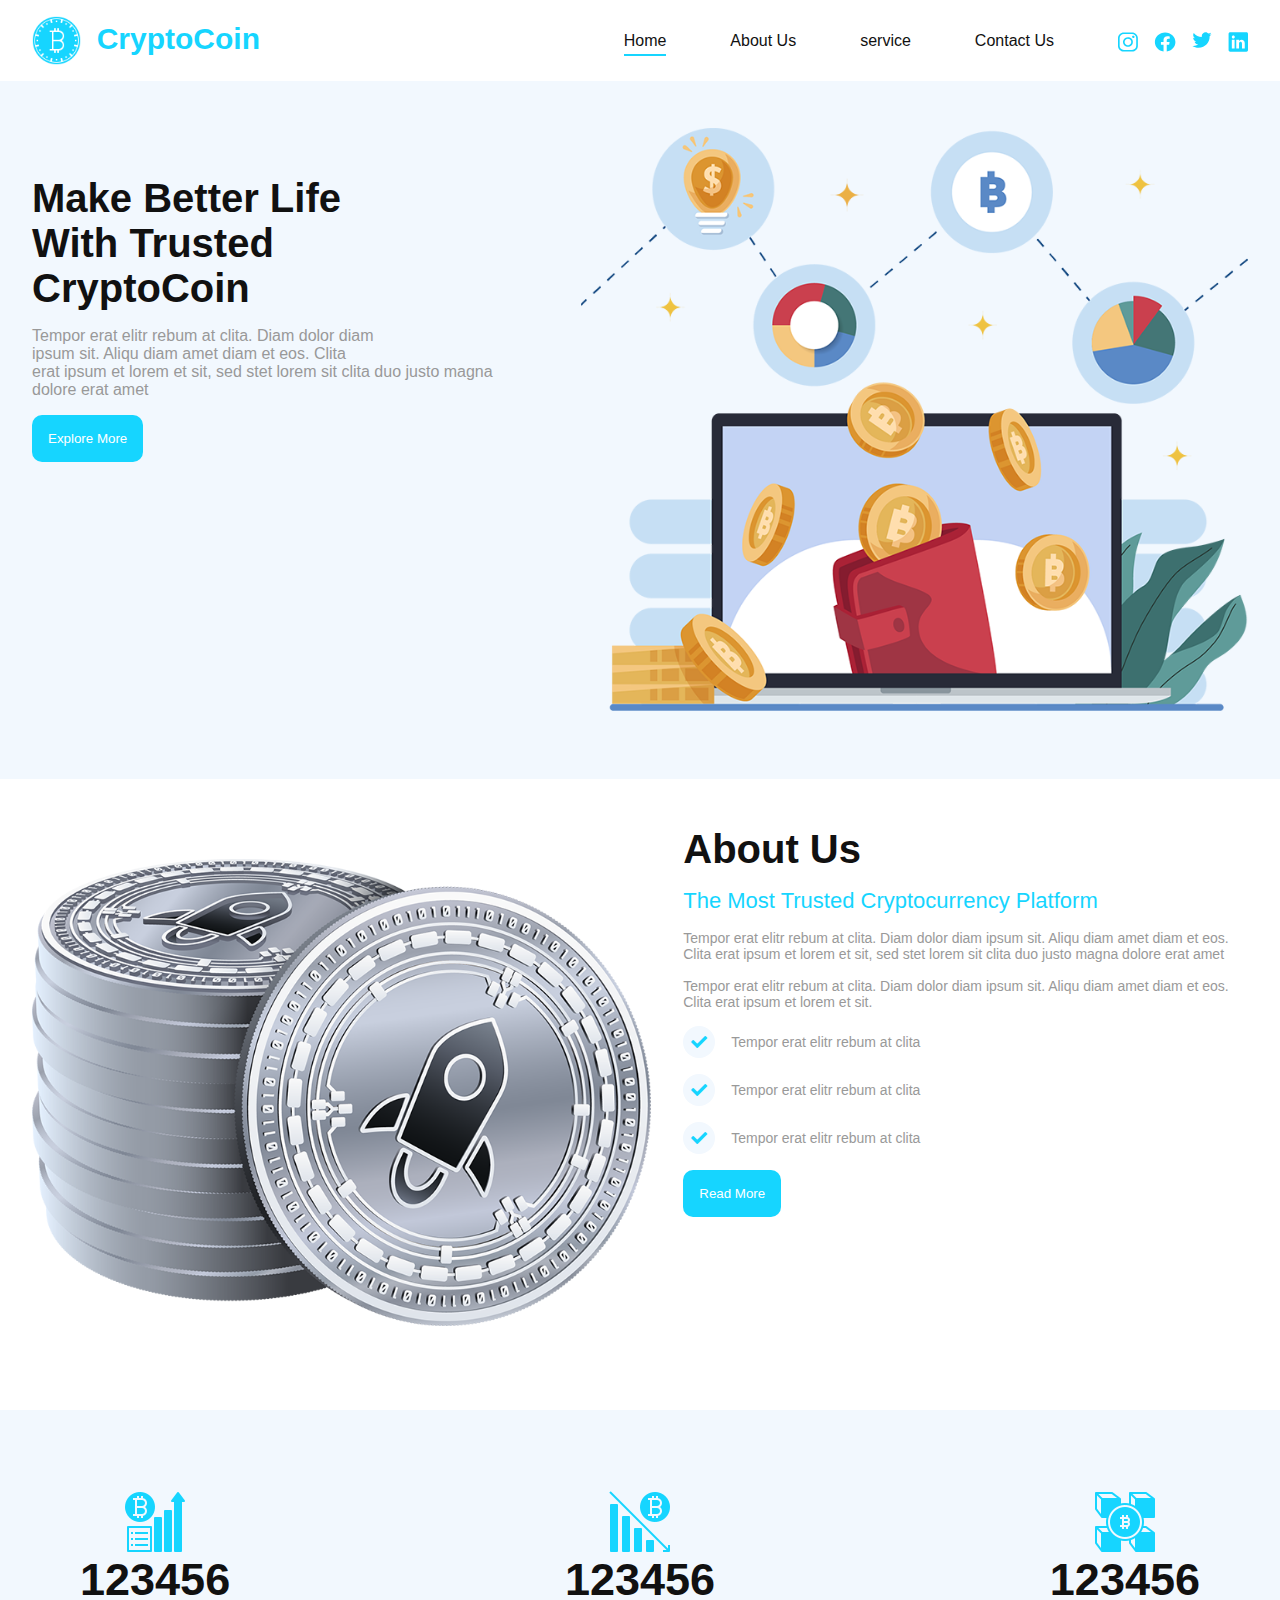
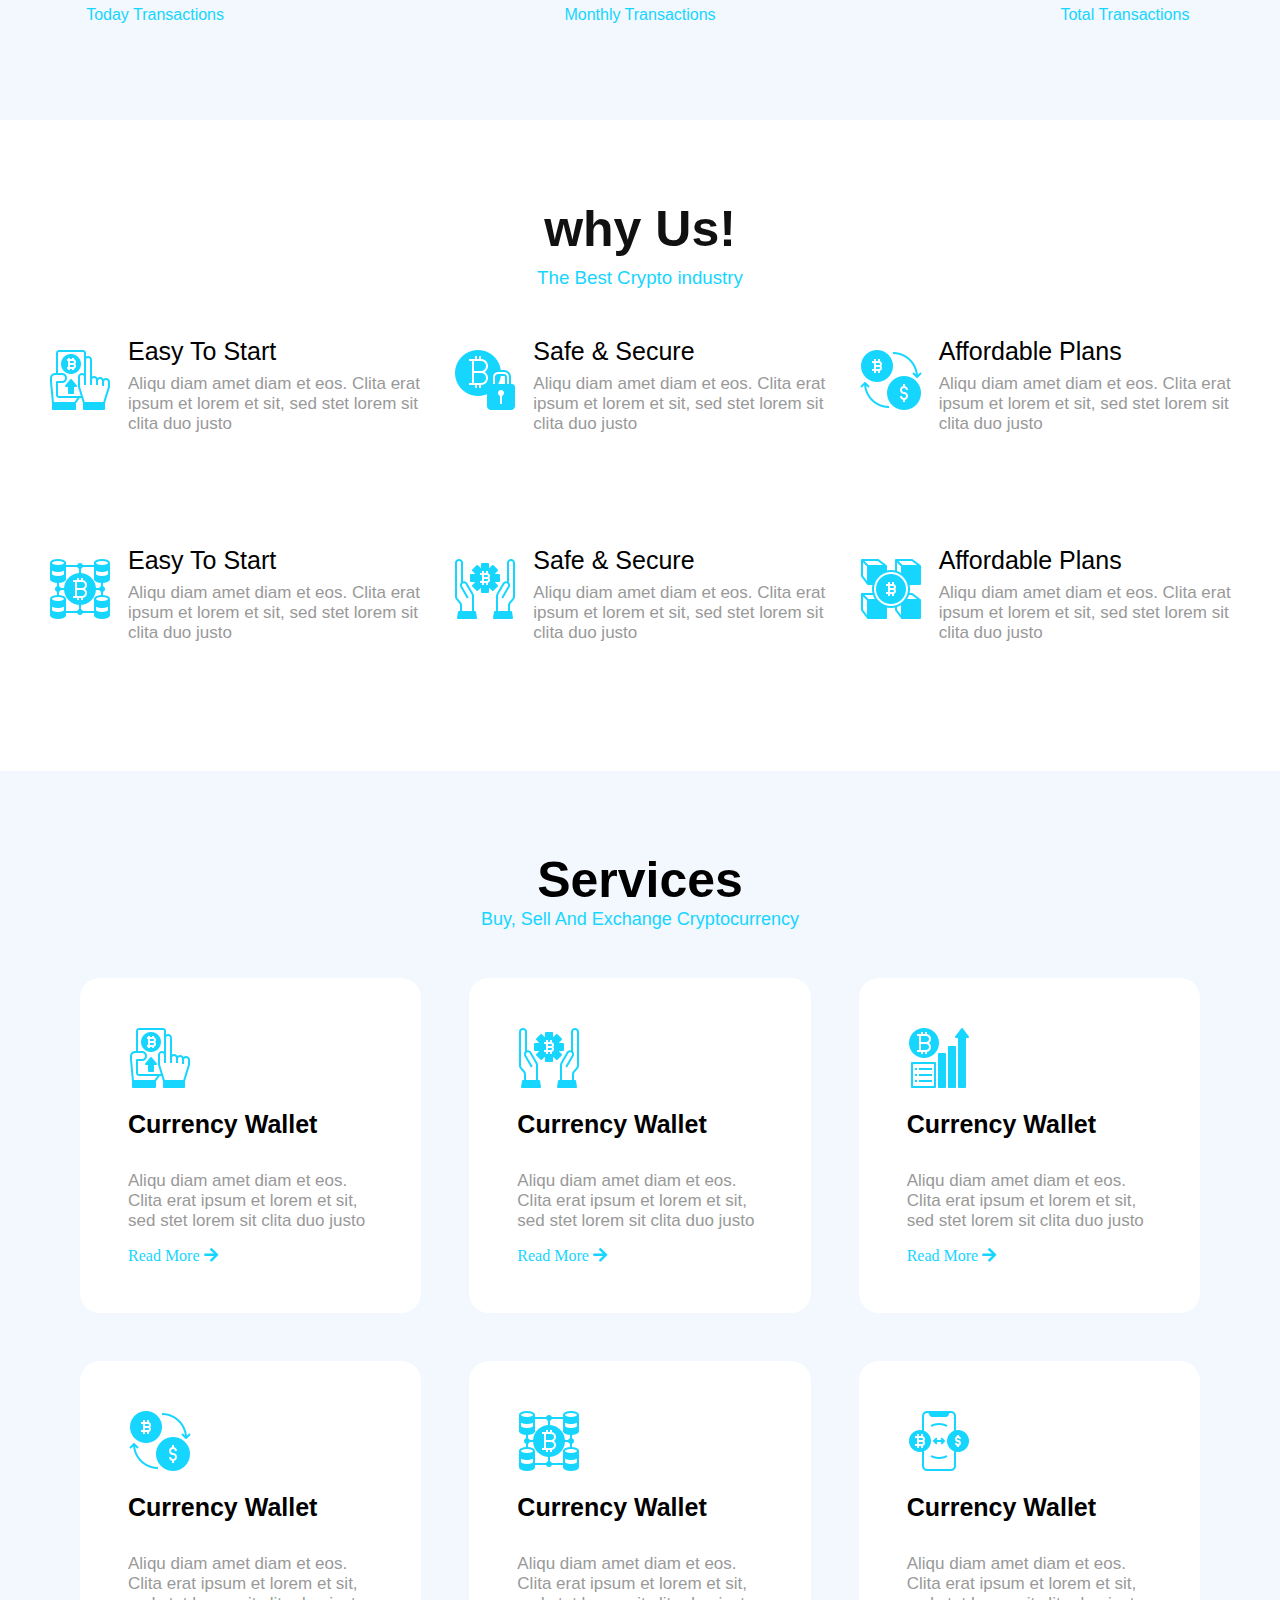
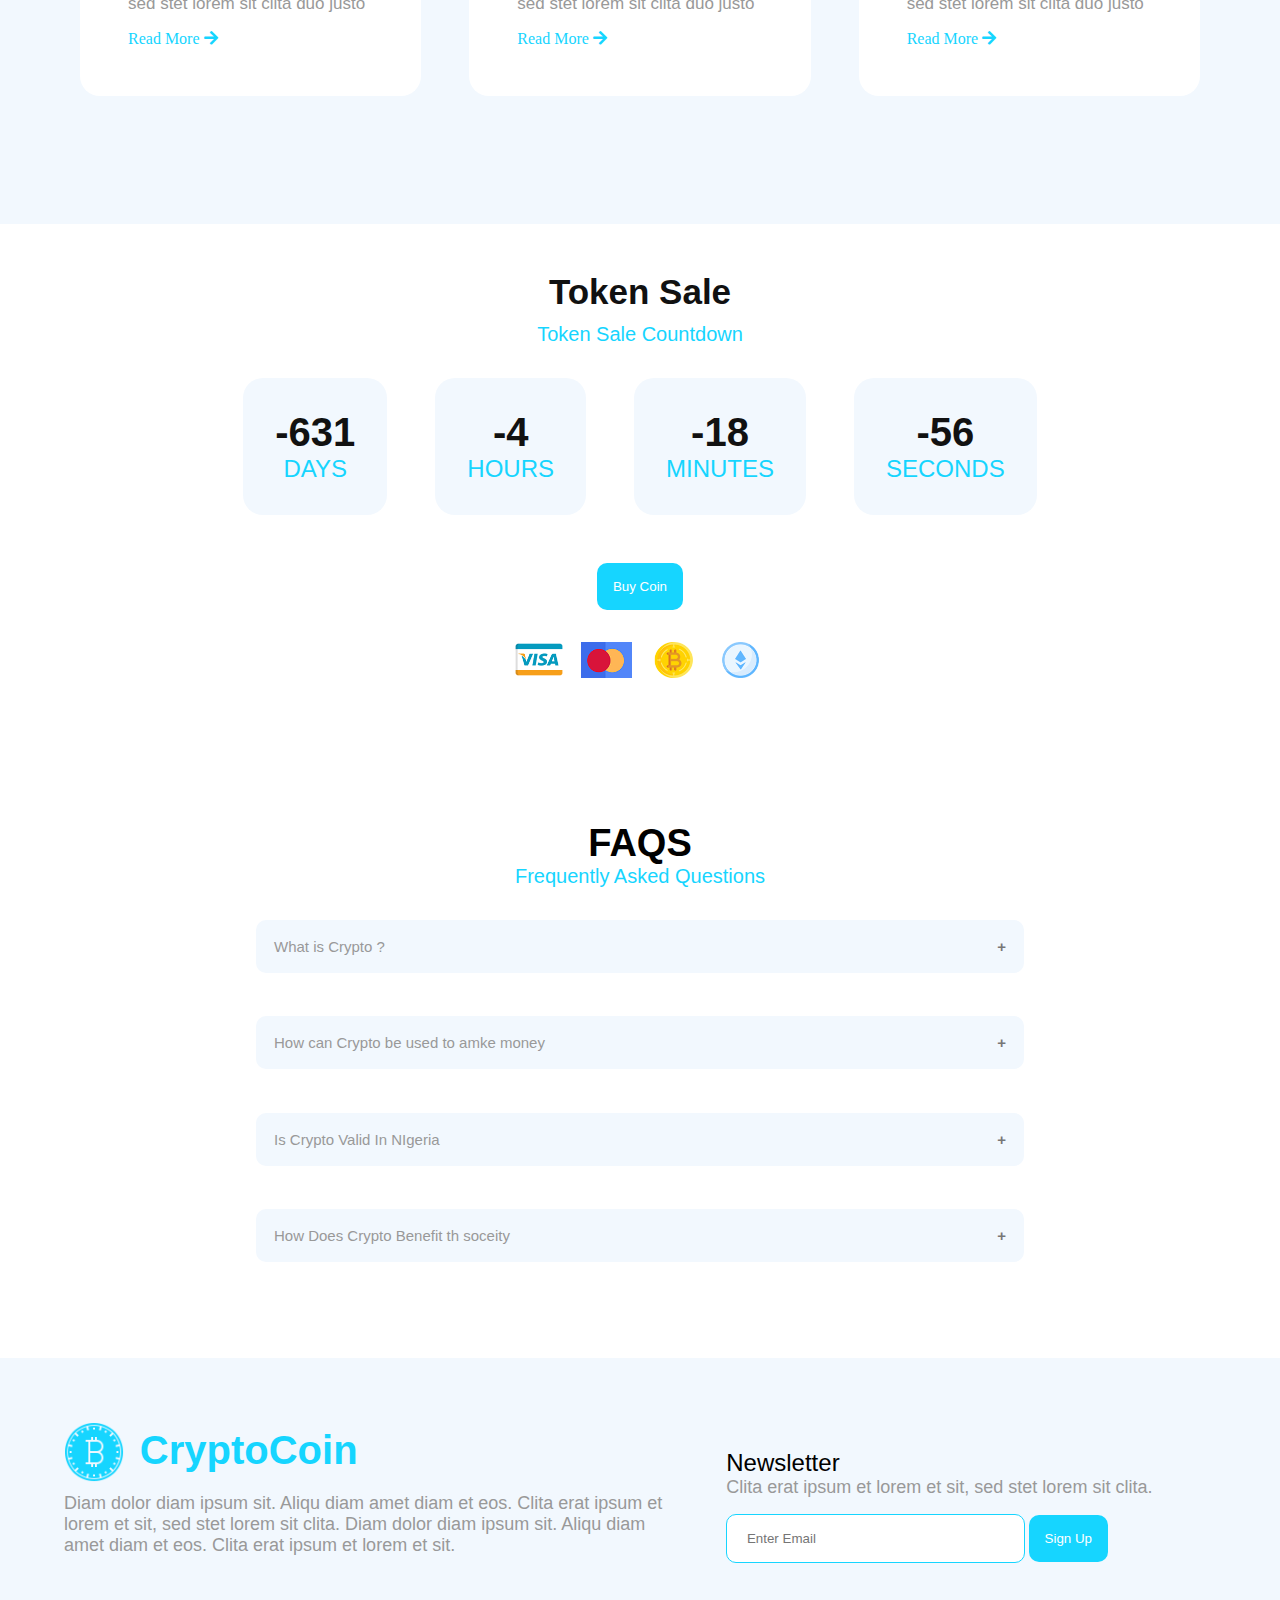
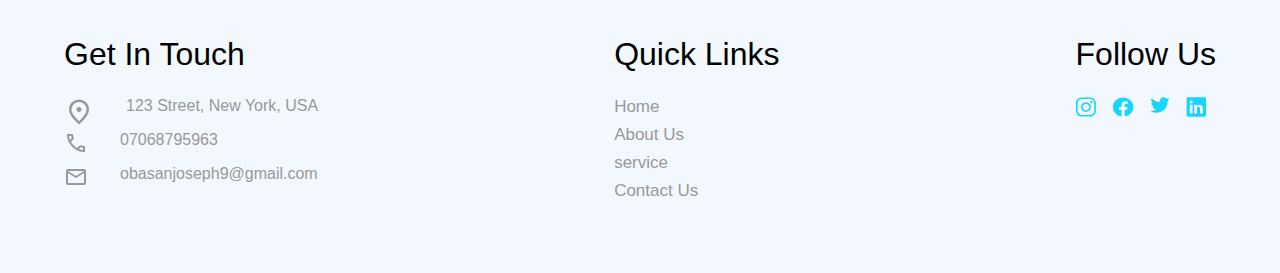
<file: index.html>
<!DOCTYPE html>
<html lang="en">
<head>
    <meta charset="UTF-8">
    <meta name="viewport" content="width=device-width, initial-scale=1.0">
    <title>CryptoCoin - Free Cryptocurrency Website </title>
    <link rel="stylesheet" href="css/style.css">
    <!-- animate css  -->
    <link
    rel="stylesheet"
    href="https://cdnjs.cloudflare.com/ajax/libs/animate.css/4.1.1/animate.min.css" />
 
      <!-- Icon Font Stylesheet -->
      <link href="https://cdnjs.cloudflare.com/ajax/libs/font-awesome/5.10.0/css/all.min.css" rel="stylesheet">
</head>
<body>
    <!-- the nav area -->
    <header>
        <div class="nav" id="nav">
           <div class="img-logo">
             <img style="width: 20%; z-index: 100;" src="img/icon-1.png" alt="" srcset="">
             <h1 class="logo">CryptoCoin</h1>
           </div> 
           <div class="mobile">
            <!-- mobile nav  -->
                <ul>
                    <button class="hamburger">
                        <span class="bar"></span>
                    </button>
                    <nav class="mobile-nav"  >
                        <li ><a href="index.html">Home</a></li>
                        <li ><a href="about.html">About </a></li>
                        <li ><a href="Portfolio.html">Services</a></li>
                        <li><a href="contact.html">Features</a></li>
                        <li><a href="contact.html">contact</a></li>
                    </nav>
                </ul>
           </div>
           <!-- desktop nav -->
           <div class="desktop">
                <ul>
                    <nav class="desktop-nav" id="home">
                        <li class="hom active"><a href="index.html">Home</a></li>
                        <li class="hom"><a href="about.html">About Us</a></li>
                        <li class="hom"><a href="Portfolio.html">service</a></li>
                        <li class="hom"><a href="Portfolio.html">Contact Us</a></li>
                        <div class="nav-socials">
                            <div style="display: flex; gap: 1rem;" >
                                <div>
                                    <a href="https://www.instagram.com/jayni_yi?igshid=YzAwZjE1ZTI0Zg==">
                                        <svg class="socials" xmlns="http://www.w3.org/2000/svg" width="20" height="20" viewBox="0 0 20 20" fill=#16D5FF>
                                            <path d="M14.0759 2.03236C15.173 2.03551 16.2242 2.45628 17 3.20276C17.7757 3.94925 18.213 4.9608 18.2162 6.01648V13.9839C18.213 15.0396 17.7757 16.0511 17 16.7976C16.2242 17.5441 15.173 17.9649 14.0759 17.968H5.79618C4.69911 17.9649 3.6479 17.5441 2.87215 16.7976C2.0964 16.0511 1.65914 15.0396 1.65586 13.9839V6.01648C1.65914 4.9608 2.0964 3.94925 2.87215 3.20276C3.6479 2.45628 4.69911 2.03551 5.79618 2.03236H14.0759ZM14.0759 0.438965H5.79618C2.60821 0.438965 0 2.94878 0 6.01648V13.9839C0 17.0516 2.60821 19.5614 5.79618 19.5614H14.0759C17.2639 19.5614 19.8721 17.0516 19.8721 13.9839V6.01648C19.8721 2.94878 17.2639 0.438965 14.0759 0.438965Z" fill="#16D5FF"/>
                                            <path d="M15.3177 6.01677C15.072 6.01677 14.8319 5.94668 14.6277 5.81535C14.4234 5.68403 14.2642 5.49737 14.1702 5.27898C14.0762 5.0606 14.0516 4.82029 14.0995 4.58846C14.1475 4.35662 14.2658 4.14366 14.4395 3.97652C14.6131 3.80937 14.8345 3.69555 15.0754 3.64943C15.3163 3.60331 15.566 3.62698 15.793 3.71744C16.0199 3.8079 16.2139 3.96108 16.3504 4.15763C16.4868 4.35417 16.5597 4.58524 16.5597 4.82162C16.56 4.97866 16.5282 5.13423 16.4659 5.27938C16.4036 5.42454 16.3121 5.55642 16.1967 5.66747C16.0813 5.77852 15.9442 5.86654 15.7934 5.92648C15.6425 5.98642 15.4809 6.01711 15.3177 6.01677ZM9.9358 6.81325C10.5909 6.81325 11.2313 7.00018 11.7759 7.3504C12.3206 7.70061 12.7452 8.19839 12.9958 8.78077C13.2465 9.36316 13.3121 10.004 13.1843 10.6223C13.0565 11.2405 12.7411 11.8084 12.2779 12.2542C11.8146 12.6999 11.2245 13.0035 10.582 13.1264C9.93948 13.2494 9.27351 13.1863 8.66829 12.9451C8.06307 12.7038 7.54578 12.2953 7.18184 11.7712C6.81789 11.2471 6.62364 10.6308 6.62364 10.0005C6.62458 9.15544 6.97384 8.34529 7.59478 7.74777C8.21573 7.15024 9.05765 6.81416 9.9358 6.81325ZM9.9358 5.21986C8.95322 5.21986 7.9927 5.50024 7.17571 6.02554C6.35873 6.55084 5.72196 7.29747 5.34594 8.17101C4.96993 9.04455 4.87154 10.0058 5.06323 10.9331C5.25493 11.8605 5.72809 12.7123 6.42288 13.3809C7.11767 14.0494 8.00289 14.5048 8.96659 14.6892C9.93029 14.8737 10.9292 14.779 11.837 14.4172C12.7448 14.0553 13.5207 13.4426 14.0666 12.6564C14.6125 11.8703 14.9038 10.946 14.9038 10.0005C14.9038 8.73257 14.3804 7.51661 13.4487 6.62007C12.517 5.72353 11.2534 5.21986 9.9358 5.21986Z" fill="#16D5FF"/>
                                        </svg>
                                   </a>
                                </div>
                                <div class="socials">
                                    <a href="">
                                        <svg class="" xmlns="http://www.w3.org/2000/svg" width="22" height="20" viewBox="0 0 22 20" fill="#16D5FF">
                                            <path fill-rule="evenodd" clip-rule="evenodd" d="M21.4065 10.0578C21.4065 4.74704 16.8092 0.440918 11.1393 0.440918C5.4694 0.440918 0.87207 4.74704 0.87207 10.0578C0.87207 14.8576 4.62602 18.8362 9.53503 19.5583V12.8385H6.92743V10.0578H9.53503V7.93907C9.53503 5.52927 11.0682 4.19708 13.4132 4.19708C14.5366 4.19708 15.7119 4.38512 15.7119 4.38512V6.75199H14.4165C13.1418 6.75199 12.7431 7.49301 12.7431 8.25463V10.0578H15.5904L15.1357 12.8385H12.7435V19.5592C17.6525 18.8375 21.4065 14.8589 21.4065 10.0578Z" fill="#16D5FF"/>
                                        </svg>
                                   </a>
                                </div>
                                <div>
                                    <a href="https://x.com/JosephObasan?t=sR-oiURiIIYlOkXXjIT25Q&s=09">
                                        <svg class="socials" xmlns="http://www.w3.org/2000/svg" width="20" height="16" viewBox="0 0 20 16" fill="none">
                                            <path d="M19.5756 2.1537C18.8566 2.46592 18.0958 2.67161 17.3172 2.76428C18.1354 2.28554 18.7507 1.52498 19.0477 0.625233C18.2742 1.07722 17.4293 1.39436 16.5493 1.56306C16.1787 1.17497 15.733 0.866237 15.2393 0.65562C14.7456 0.445004 14.2143 0.336906 13.6775 0.337897C11.5041 0.337897 9.74533 2.06989 9.74533 4.20495C9.74379 4.50193 9.77785 4.79802 9.84677 5.08691C8.28834 5.0139 6.76231 4.61663 5.36632 3.92051C3.97033 3.22439 2.73512 2.24475 1.73972 1.04426C1.39051 1.63255 1.20583 2.30377 1.20497 2.98777C1.20497 4.32866 1.90506 5.51392 2.96217 6.20832C2.33586 6.19346 1.72238 6.02781 1.17382 5.72543V5.77332C1.17382 7.64898 2.53166 9.20937 4.32879 9.56455C3.99084 9.65458 3.64259 9.70019 3.29284 9.70024C3.04467 9.70067 2.79706 9.67661 2.55362 9.6284C3.05322 11.1648 4.5073 12.2823 6.22975 12.3142C4.83014 13.3921 3.11178 13.9746 1.34475 13.9704C1.0311 13.9699 0.717739 13.9512 0.40625 13.9145C2.20385 15.0615 4.29342 15.6682 6.42624 15.6624C13.6691 15.6624 17.6259 9.76808 17.6259 4.65591C17.6259 4.4883 17.6216 4.32068 17.6136 4.15706C18.3816 3.61115 19.046 2.93274 19.5756 2.1537Z" fill="#16D5FF"/>
                                        </svg>
                                   </a>
                                </div>
                                <div>
                                    <a href="https://www.linkedin.com/in/joseph-obasan-59772a288?utm_source=share&utm_campaign=share_via&utm_content=profile&utm_medium=android_app">
                                        <svg class="socials" xmlns="http://www.w3.org/2000/svg" width="20" height="20" viewBox="0 0 20 20" >
                                            <path d="M18.4415 0.291016H2.2354C1.34987 0.291016 0.576172 0.928181 0.576172 1.80331V18.0454C0.576172 18.9253 1.34987 19.7094 2.2354 19.7094H18.4367C19.327 19.7094 19.9945 18.9201 19.9945 18.0454V1.80331C19.9997 0.928181 19.327 0.291016 18.4415 0.291016ZM6.59543 16.4772H3.81358V7.82777H6.59543V16.4772ZM5.30073 6.51269H5.28079C4.39049 6.51269 3.81401 5.84996 3.81401 5.02034C3.81401 4.17555 4.40566 3.52842 5.3159 3.52842C6.22613 3.52842 6.78311 4.17079 6.80305 5.02034C6.80262 5.84996 6.22613 6.51269 5.30073 6.51269ZM16.7623 16.4772H13.9805V11.7478C13.9805 10.6148 13.5756 9.84069 12.5692 9.84069C11.8002 9.84069 11.3451 10.3608 11.1427 10.8675C11.0669 11.0496 11.0465 11.2975 11.0465 11.5506V16.4772H8.26463V7.82777H11.0465V9.03145C11.4513 8.45496 12.0837 7.62535 13.5553 7.62535C15.3814 7.62535 16.7628 8.82903 16.7628 11.4241L16.7623 16.4772Z" fill="#16D5FF"/>
                                          </svg>
                                   </a>
                                </div>
                                <!-- <div>
                                    <button>Request Demo</button>
                                </div> -->
            
                            </div>
                        </div>
                    </nav>
                </ul>
            </div>
        </div>
    </header>
    <!-- hero -->
     <div class="hero  ">
        <div class="hero-text animate__animated animate__fadeInLeft">
            <h1>Make Better Life <br> With Trusted <br> CryptoCoin</h1>
            <p>Tempor erat elitr rebum at clita. Diam dolor diam <br> ipsum sit. Aliqu diam amet diam et eos. Clita <br> erat ipsum et lorem et sit, sed stet lorem sit clita duo justo magna dolore erat amet</p>
            <button class="hero-button"> <a href="#">Explore More</a></button>
        </div>
        <div class="hero-img animate__animated   animate__bounceIn">
            <img class="a" style="width: 100%;" src="img/hero-1.png" alt="" srcset="">
        </div>
    </div>
    <!-- about us section -->
    <div class="about-section">
        <div>
            <img style="width: 100%;" src="img/about.png" alt="" srcset="">
        </div>
        <div class="about-text ">
            <h1>About Us </h1>
            <h4>The Most Trusted Cryptocurrency Platform</h4>
            <p>Tempor erat elitr rebum at clita. Diam dolor diam ipsum sit. Aliqu diam amet diam et eos. Clita erat ipsum et lorem et sit, sed stet lorem sit clita duo justo magna dolore erat amet</p>
            <p>Tempor erat elitr rebum at clita. Diam dolor diam ipsum sit. Aliqu diam amet diam et eos. Clita erat ipsum et lorem et sit.</p>
            <div>
                <div class="list">
                    <i class="fa fa-check " ></i>
                    <p>Tempor erat elitr rebum at clita</p>
                </div>
                <div class="list">
                    <i class="fa fa-check " ></i>
                    <p>Tempor erat elitr rebum at clita</p>
                </div>
                <div class="list">
                    <i class="fa fa-check " ></i>
                    <p>Tempor erat elitr rebum at clita</p>
                </div>
                <button class="hero-button"> <a href="#">Read More</a></button>
            </div>
        </div>
    </div>
    <!-- Today Transactions -->
    <div class="transactions">
        <div class="transaction">
            <img src="img/icon-9.png" alt="" srcset="">
            <h1>123456</h1>
            <p>Today Transactions</p>
        </div>
        <div class="transaction">
            <img src="img/icon-10.png" alt="" srcset="">
            <h1>123456</h1>
            <p>Monthly Transactions</p>
        </div>
        <div class="transaction">
            <img src="img/icon-2.png" alt="" srcset="">
            <h1>123456</h1>
            <p>Total Transactions</p>
        </div>
    </div>
    <!-- why us  -->
    <div class="why-us">
        <h1>why Us!</h1>
        <h3> The Best Crypto industry</h3>
        <div class="why-us-content">
            <div class="why">
                <div>
                    <img src="img/icon-7.png" alt="" srcset="">
                </div>
                <div>
                    <h2>Easy To Start</h2>
                    <p>Aliqu diam amet diam et eos. Clita erat ipsum et lorem et sit, sed stet lorem sit clita duo justo</p>
                    
                </div>
            </div>
            <div class="why">
                <div>
                    <img src="img/icon-6.png" alt="" srcset="">
                </div>
                <div>
                    <h2>Safe & Secure</h2>
                    <p>Aliqu diam amet diam et eos. Clita erat ipsum et lorem et sit, sed stet lorem sit clita duo justo</p>
                    
                </div>
            </div>
            <div class="why">
                <div>
                    <img src="img/icon-5.png" alt="" srcset="">
                </div>
                <div>
                    <h2>Affordable Plans</h2>
                    <p>Aliqu diam amet diam et eos. Clita erat ipsum et lorem et sit, sed stet lorem sit clita duo justo</p>
                    
                </div>
            </div>
        </div>   
        <div class="why-us-content">
            <div class="why">
                <div>
                    <img src="img/icon-4.png" alt="" srcset="">
                </div>
                <div>
                    <h2>Easy To Start</h2>
                    <p>Aliqu diam amet diam et eos. Clita erat ipsum et lorem et sit, sed stet lorem sit clita duo justo</p>
                    
                </div>
            </div>
            <div class="why">
                <div>
                    <img src="img/icon-3.png" alt="" srcset="">
                </div>
                <div>
                    <h2>Safe & Secure</h2>
                    <p>Aliqu diam amet diam et eos. Clita erat ipsum et lorem et sit, sed stet lorem sit clita duo justo</p>
                    
                </div>
            </div>
            <div class="why">
                <div>
                    <img src="img/icon-2.png" alt="" srcset="">
                </div>
                <div>
                    <h2>Affordable Plans</h2>
                    <p>Aliqu diam amet diam et eos. Clita erat ipsum et lorem et sit, sed stet lorem sit clita duo justo</p>
                    
                </div>
            </div>
        </div>   
    </div>
    <!-- Services -->
    <div class="service">
         <h1>Services</h1>
         <p>Buy, Sell And Exchange Cryptocurrency </p>
        <div class="Services">
            <div class="serve">
                <img src="img/icon-7.png" alt="" srcset="">
                <h2>Currency Wallet      </h2>
                <p>Aliqu diam amet diam et eos. Clita erat ipsum et lorem et sit, sed stet lorem sit clita duo justo </p>
                <a href="">Read More <i class="fa fa-arrow-right ms-2"></i></a>
            </div>
            <div class="serve">
                <img src="img/icon-3.png" alt="" srcset="">
                <h2>Currency Wallet      </h2>
                <p>Aliqu diam amet diam et eos. Clita erat ipsum et lorem et sit, sed stet lorem sit clita duo justo </p>
                <a href="">Read More <i class="fa fa-arrow-right ms-2"></i></a>
            </div>
            <div class="serve">
                <img src="img/icon-9.png" alt="" srcset="">
                <h2>Currency Wallet      </h2>
                <p>Aliqu diam amet diam et eos. Clita erat ipsum et lorem et sit, sed stet lorem sit clita duo justo </p>
                <a href="">Read More <i class="fa fa-arrow-right ms-2"></i></a>
            </div>
        </div>
        <div class="Services">
            <div class="serve">
                <img src="img/icon-5.png" alt="" srcset="">
                <h2>Currency Wallet      </h2>
                <p>Aliqu diam amet diam et eos. Clita erat ipsum et lorem et sit, sed stet lorem sit clita duo justo </p>
                <a href="">Read More <i class="fa fa-arrow-right ms-2"></i></a>
            </div>
            <div class="serve">
                <img src="img/icon-4.png" alt="" srcset="">
                <h2>Currency Wallet      </h2>
                <p>Aliqu diam amet diam et eos. Clita erat ipsum et lorem et sit, sed stet lorem sit clita duo justo </p>
                <a href="">Read More <i class="fa fa-arrow-right ms-2"></i></a>
            </div>
            <div class="serve">
                <img src="img/icon-8.png" alt="" srcset="">
                <h2>Currency Wallet      </h2>
                <p>Aliqu diam amet diam et eos. Clita erat ipsum et lorem et sit, sed stet lorem sit clita duo justo </p>
                <a href="">Read More <i class="fa fa-arrow-right ms-2"></i></a>
            </div>
        </div>
    </div>
     <!-- time  area  -->
    <div class="container">
        <h1 id="headline">Token Sale</h1>
        <p>Token Sale Countdown</p>
        <div id="countdown">
          <ul>
            <li class="day"><span id="days"></span>days</li>
            <li class="day"><span id="hours"></span>Hours</li>
            <li  class="day"><span id="minutes"></span>Minutes</li>
            <li class="day"><span id="seconds"></span>Seconds</li>
          </ul>
        </div>
        <div>
            <div>
                <button><a href="#"> Buy Coin </a></button>
                <div class="payment-img">
                    <img  src="img/payment-1.png" alt="" srcset="">
                    <img src="img/payment-2.png" alt="" srcset="">
                    <img src="img/payment-3.png" alt="" srcset="">
                    <img src="img/payment-4.png" alt="" srcset="">
                </div>
            </div>
        </div>
    </div>
    <!-- faqs area  -->
    <div class="faqs-section">
        <div>
            <div class="faqs">
                <h1>FAQS</h1>
                <p>Frequently Asked Questions</p>
            </div>
            <button class="accordion">What is Crypto ?</button>
            <div class="panel">
                <p>Lorem ipsum dolor sit amet, consecteur adipisicing elit, sed do eiusmod tempor incididunt ut labore et dolore magna aliqua. Ut enim ad minim veniam, quis nostrud exercitation ullamco laboris nisi ut aliquip ex ea commodo consequat.</p>
            </div>
            <button class="accordion">How can Crypto be used to amke money</button>
            <div class="panel">
                <p>Lorem ipsum dolor sit amet, consectetur adipisicing elit, sed do eiusmod tempor incididunt ut labore et dolore magna aliqua. Ut enim ad minim veniam, quis nostrud exercitation ullamco laboris nisi ut aliquip ex ea commodo consequat.</p>
            </div>
            <button class="accordion"> Is Crypto Valid  In NIgeria</button>
            <div class="panel">
                <p>Lorem ipsum dolor sit amet, consectetur adipisicing elit, sed do eiusmod tempor incididunt ut labore et dolore magna aliqua. Ut enim ad minim veniam, quis nostrud exercitation ullamco laboris nisi ut aliquip ex ea commodo consequat.</p>
            </div>
            <button class="accordion"> How Does Crypto Benefit th soceity</button>
            <div class="panel">
                <p>Lorem ipsum dolor sit amet, consectetur adipisicing elit, sed do eiusmod tempor incididunt ut labore et dolore magna aliqua. Ut enim ad minim veniam, quis nostrud exercitation ullamco laboris nisi ut aliquip ex ea commodo consequat.</p>
            </div>
        </div>
    </div>
    <!-- footer area  -->
    <footer>
        <div class="footer-area">
            <div>
                <div class="logo-img">
                    <img style=" z-index: 50; width: 10%;" src="img/icon-1.png" alt="" srcset="">
                    <h1 class="logo-footer">CryptoCoin</h1>
                    
                </div>
                <p class="diam">Diam dolor diam ipsum sit. Aliqu diam amet diam et eos. Clita erat ipsum et  <br> lorem et sit, sed stet lorem sit clita. Diam  dolor diam ipsum sit. Aliqu diam <br> amet diam et eos. Clita erat ipsum et lorem et sit.</p>
            </div>
            <div class="Newsletter">
                <h2>Newsletter</h2>
                <p class="diam">Clita erat ipsum et lorem et sit, sed stet lorem sit clita.</p>
                <input type="emails" placeholder=" Enter Email" style="width: 70%;" class="input">
                <button>Sign Up</button>
            </div>
        </div>
        <!-- links area  -->
        <div class="links-area">
            <div class="get-in">
                <h1>Get In Touch</h1>
                <div class="footer-links">
                    <svg xmlns="http://www.w3.org/2000/svg" height="30" fill="#999999" viewBox="0 -960 960 960" width="30"><path d="M480-480q33 0 56.5-23.5T560-560q0-33-23.5-56.5T480-640q-33 0-56.5 23.5T400-560q0 33 23.5 56.5T480-480Zm0 294q122-112 181-203.5T720-552q0-109-69.5-178.5T480-800q-101 0-170.5 69.5T240-552q0 71 59 162.5T480-186Zm0 106Q319-217 239.5-334.5T160-552q0-150 96.5-239T480-880q127 0 223.5 89T800-552q0 100-79.5 217.5T480-80Zm0-480Z" /></svg>
                    <p>123 Street, New York, USA</p>
                </div>
                <div class="footer-links">
                    <svg xmlns="http://www.w3.org/2000/svg" height="24" fill="#999999" viewBox="0 -960 960 960" width="24"><path d="M798-120q-125 0-247-54.5T329-329Q229-429 174.5-551T120-798q0-18 12-30t30-12h162q14 0 25 9.5t13 22.5l26 140q2 16-1 27t-11 19l-97 98q20 37 47.5 71.5T387-386q31 31 65 57.5t72 48.5l94-94q9-9 23.5-13.5T670-390l138 28q14 4 23 14.5t9 23.5v162q0 18-12 30t-30 12ZM241-600l66-66-17-94h-89q5 41 14 81t26 79Zm358 358q39 17 79.5 27t81.5 13v-88l-94-19-67 67ZM241-600Zm358 358Z"/></svg>
                    <a href="tel:+2347068795963">07068795963</a>
                </div>
                <div class="footer-links">
                    <svg xmlns="http://www.w3.org/2000/svg" height="24" fill="#999999" viewBox="0 -960 960 960" width="24"><path d="M160-160q-33 0-56.5-23.5T80-240v-480q0-33 23.5-56.5T160-800h640q33 0 56.5 23.5T880-720v480q0 33-23.5 56.5T800-160H160Zm320-280L160-640v400h640v-400L480-440Zm0-80 320-200H160l320 200ZM160-640v-80 480-400Z"/></svg>
                    <a href="mailto:obasanjoseph9@gmail.com">obasanjoseph9@gmail.com</a>
                </div>
            </div>
            <div class="get-in">
                <h1>Quick Links</h1>
                <li class="footerr"><a href="index.html">Home</a></li>
                <li class="footerr"><a href="about.html">About Us</a></li>
                <li class="footerr"><a href="Portfolio.html">service</a></li>
                <li class=" footerr"><a href="Portfolio.html">Contact Us</a></li>
            </div>
            <div class="nav-socialss get-in">
                <h1>Follow Us</h1>
                <div style="display: flex; gap: 1rem;" >
                    <div>
                        <a href="https://www.instagram.com/jayni_yi?igshid=YzAwZjE1ZTI0Zg==">
                            <svg class="socials" xmlns="http://www.w3.org/2000/svg" width="20" height="20" viewBox="0 0 20 20" fill=#16D5FF>
                                <path d="M14.0759 2.03236C15.173 2.03551 16.2242 2.45628 17 3.20276C17.7757 3.94925 18.213 4.9608 18.2162 6.01648V13.9839C18.213 15.0396 17.7757 16.0511 17 16.7976C16.2242 17.5441 15.173 17.9649 14.0759 17.968H5.79618C4.69911 17.9649 3.6479 17.5441 2.87215 16.7976C2.0964 16.0511 1.65914 15.0396 1.65586 13.9839V6.01648C1.65914 4.9608 2.0964 3.94925 2.87215 3.20276C3.6479 2.45628 4.69911 2.03551 5.79618 2.03236H14.0759ZM14.0759 0.438965H5.79618C2.60821 0.438965 0 2.94878 0 6.01648V13.9839C0 17.0516 2.60821 19.5614 5.79618 19.5614H14.0759C17.2639 19.5614 19.8721 17.0516 19.8721 13.9839V6.01648C19.8721 2.94878 17.2639 0.438965 14.0759 0.438965Z" fill="#16D5FF"/>
                                <path d="M15.3177 6.01677C15.072 6.01677 14.8319 5.94668 14.6277 5.81535C14.4234 5.68403 14.2642 5.49737 14.1702 5.27898C14.0762 5.0606 14.0516 4.82029 14.0995 4.58846C14.1475 4.35662 14.2658 4.14366 14.4395 3.97652C14.6131 3.80937 14.8345 3.69555 15.0754 3.64943C15.3163 3.60331 15.566 3.62698 15.793 3.71744C16.0199 3.8079 16.2139 3.96108 16.3504 4.15763C16.4868 4.35417 16.5597 4.58524 16.5597 4.82162C16.56 4.97866 16.5282 5.13423 16.4659 5.27938C16.4036 5.42454 16.3121 5.55642 16.1967 5.66747C16.0813 5.77852 15.9442 5.86654 15.7934 5.92648C15.6425 5.98642 15.4809 6.01711 15.3177 6.01677ZM9.9358 6.81325C10.5909 6.81325 11.2313 7.00018 11.7759 7.3504C12.3206 7.70061 12.7452 8.19839 12.9958 8.78077C13.2465 9.36316 13.3121 10.004 13.1843 10.6223C13.0565 11.2405 12.7411 11.8084 12.2779 12.2542C11.8146 12.6999 11.2245 13.0035 10.582 13.1264C9.93948 13.2494 9.27351 13.1863 8.66829 12.9451C8.06307 12.7038 7.54578 12.2953 7.18184 11.7712C6.81789 11.2471 6.62364 10.6308 6.62364 10.0005C6.62458 9.15544 6.97384 8.34529 7.59478 7.74777C8.21573 7.15024 9.05765 6.81416 9.9358 6.81325ZM9.9358 5.21986C8.95322 5.21986 7.9927 5.50024 7.17571 6.02554C6.35873 6.55084 5.72196 7.29747 5.34594 8.17101C4.96993 9.04455 4.87154 10.0058 5.06323 10.9331C5.25493 11.8605 5.72809 12.7123 6.42288 13.3809C7.11767 14.0494 8.00289 14.5048 8.96659 14.6892C9.93029 14.8737 10.9292 14.779 11.837 14.4172C12.7448 14.0553 13.5207 13.4426 14.0666 12.6564C14.6125 11.8703 14.9038 10.946 14.9038 10.0005C14.9038 8.73257 14.3804 7.51661 13.4487 6.62007C12.517 5.72353 11.2534 5.21986 9.9358 5.21986Z" fill="#16D5FF"/>
                            </svg>
                       </a>
                    </div>
                    <div class="socials">
                        <a href="">
                            <svg class="" xmlns="http://www.w3.org/2000/svg" width="22" height="20" viewBox="0 0 22 20" fill="#16D5FF">
                                <path fill-rule="evenodd" clip-rule="evenodd" d="M21.4065 10.0578C21.4065 4.74704 16.8092 0.440918 11.1393 0.440918C5.4694 0.440918 0.87207 4.74704 0.87207 10.0578C0.87207 14.8576 4.62602 18.8362 9.53503 19.5583V12.8385H6.92743V10.0578H9.53503V7.93907C9.53503 5.52927 11.0682 4.19708 13.4132 4.19708C14.5366 4.19708 15.7119 4.38512 15.7119 4.38512V6.75199H14.4165C13.1418 6.75199 12.7431 7.49301 12.7431 8.25463V10.0578H15.5904L15.1357 12.8385H12.7435V19.5592C17.6525 18.8375 21.4065 14.8589 21.4065 10.0578Z" fill="#16D5FF"/>
                            </svg>
                       </a>
                    </div>
                    <div>
                        <a href="https://x.com/JosephObasan?t=sR-oiURiIIYlOkXXjIT25Q&s=09">
                            <svg class="socials" xmlns="http://www.w3.org/2000/svg" width="20" height="16" viewBox="0 0 20 16" fill="none">
                                <path d="M19.5756 2.1537C18.8566 2.46592 18.0958 2.67161 17.3172 2.76428C18.1354 2.28554 18.7507 1.52498 19.0477 0.625233C18.2742 1.07722 17.4293 1.39436 16.5493 1.56306C16.1787 1.17497 15.733 0.866237 15.2393 0.65562C14.7456 0.445004 14.2143 0.336906 13.6775 0.337897C11.5041 0.337897 9.74533 2.06989 9.74533 4.20495C9.74379 4.50193 9.77785 4.79802 9.84677 5.08691C8.28834 5.0139 6.76231 4.61663 5.36632 3.92051C3.97033 3.22439 2.73512 2.24475 1.73972 1.04426C1.39051 1.63255 1.20583 2.30377 1.20497 2.98777C1.20497 4.32866 1.90506 5.51392 2.96217 6.20832C2.33586 6.19346 1.72238 6.02781 1.17382 5.72543V5.77332C1.17382 7.64898 2.53166 9.20937 4.32879 9.56455C3.99084 9.65458 3.64259 9.70019 3.29284 9.70024C3.04467 9.70067 2.79706 9.67661 2.55362 9.6284C3.05322 11.1648 4.5073 12.2823 6.22975 12.3142C4.83014 13.3921 3.11178 13.9746 1.34475 13.9704C1.0311 13.9699 0.717739 13.9512 0.40625 13.9145C2.20385 15.0615 4.29342 15.6682 6.42624 15.6624C13.6691 15.6624 17.6259 9.76808 17.6259 4.65591C17.6259 4.4883 17.6216 4.32068 17.6136 4.15706C18.3816 3.61115 19.046 2.93274 19.5756 2.1537Z" fill="#16D5FF"/>
                            </svg>
                       </a>
                    </div>
                    <div>
                        <a href="https://www.linkedin.com/in/joseph-obasan-59772a288?utm_source=share&utm_campaign=share_via&utm_content=profile&utm_medium=android_app">
                            <svg class="socials" xmlns="http://www.w3.org/2000/svg" width="20" height="20" viewBox="0 0 20 20" >
                                <path d="M18.4415 0.291016H2.2354C1.34987 0.291016 0.576172 0.928181 0.576172 1.80331V18.0454C0.576172 18.9253 1.34987 19.7094 2.2354 19.7094H18.4367C19.327 19.7094 19.9945 18.9201 19.9945 18.0454V1.80331C19.9997 0.928181 19.327 0.291016 18.4415 0.291016ZM6.59543 16.4772H3.81358V7.82777H6.59543V16.4772ZM5.30073 6.51269H5.28079C4.39049 6.51269 3.81401 5.84996 3.81401 5.02034C3.81401 4.17555 4.40566 3.52842 5.3159 3.52842C6.22613 3.52842 6.78311 4.17079 6.80305 5.02034C6.80262 5.84996 6.22613 6.51269 5.30073 6.51269ZM16.7623 16.4772H13.9805V11.7478C13.9805 10.6148 13.5756 9.84069 12.5692 9.84069C11.8002 9.84069 11.3451 10.3608 11.1427 10.8675C11.0669 11.0496 11.0465 11.2975 11.0465 11.5506V16.4772H8.26463V7.82777H11.0465V9.03145C11.4513 8.45496 12.0837 7.62535 13.5553 7.62535C15.3814 7.62535 16.7628 8.82903 16.7628 11.4241L16.7623 16.4772Z" fill="#16D5FF"/>
                              </svg>
                       </a>
                    </div>
                    <!-- <div>
                        <button>Request Demo</button>
                    </div> -->

                </div>
            </div>
        </div>
        
    </footer>
    <!-- links  -->
    <script src="app.js"></script>
</body>
</html>
</file>
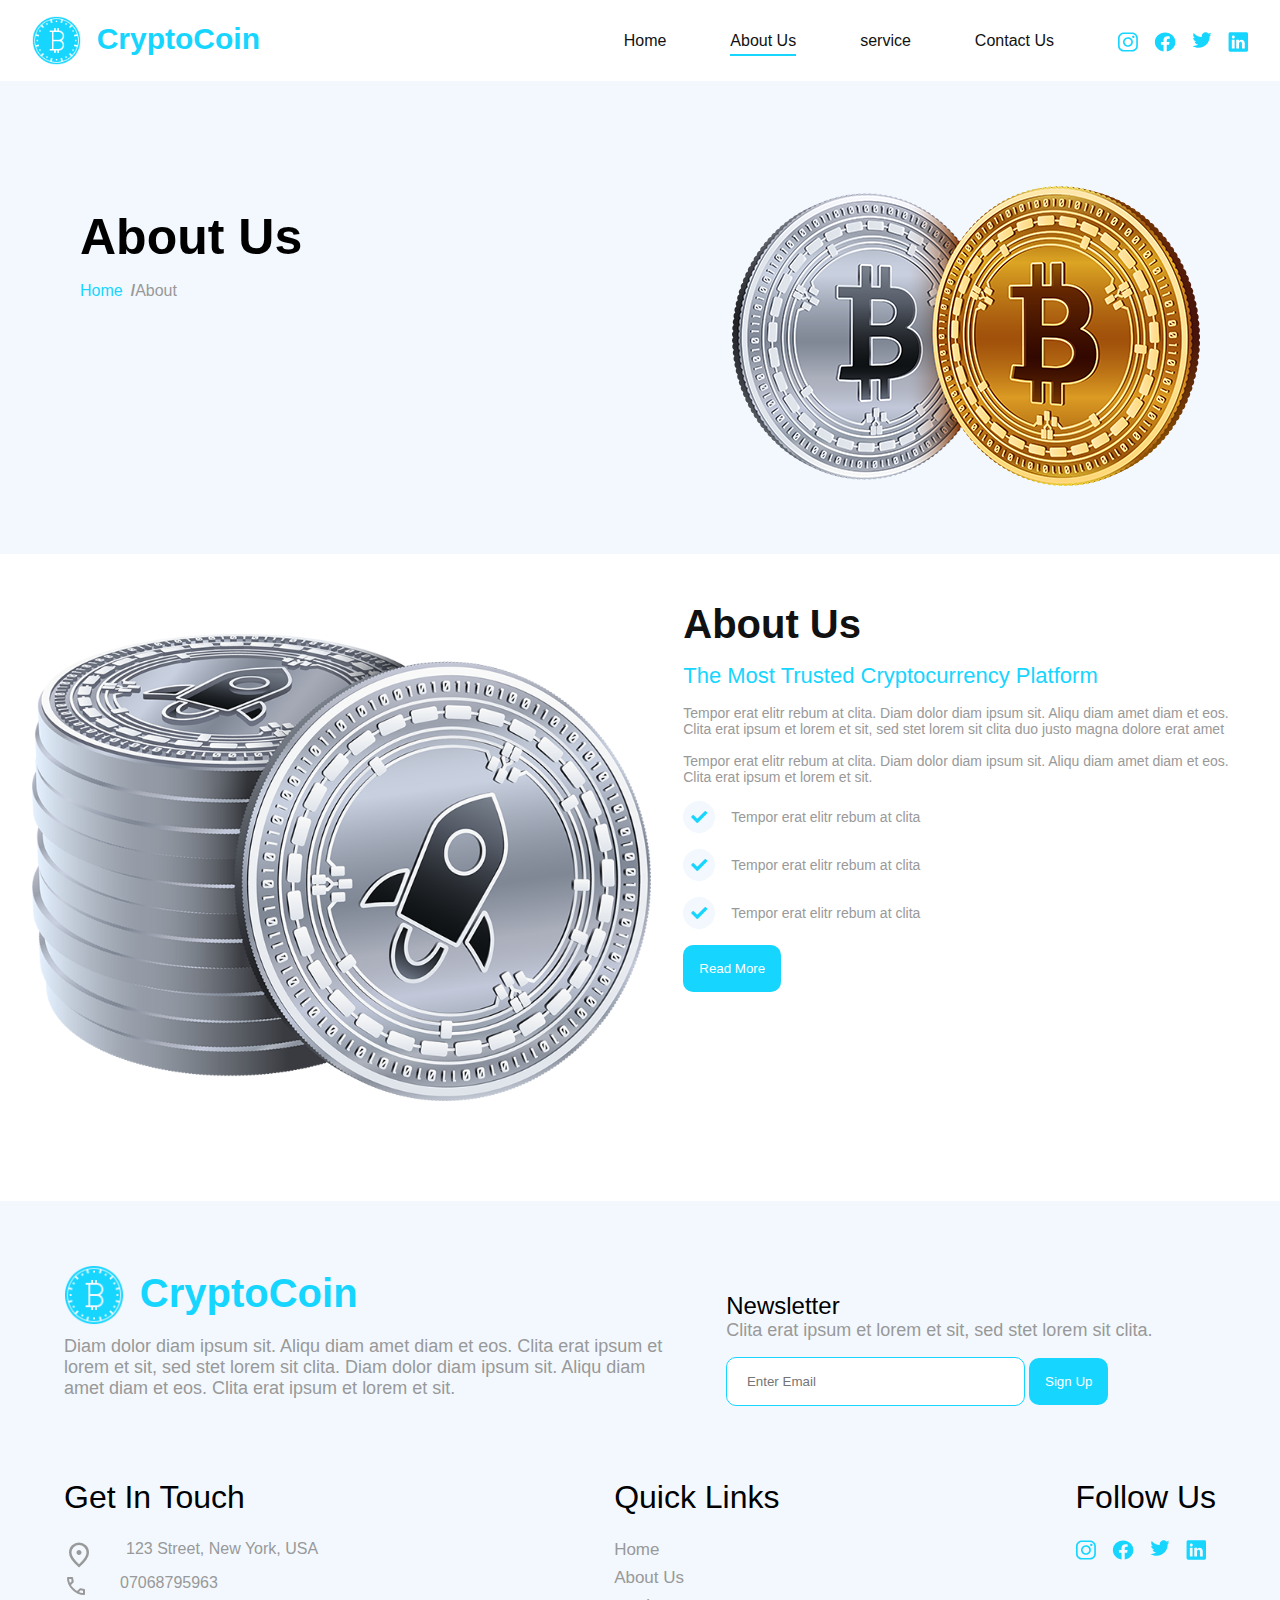
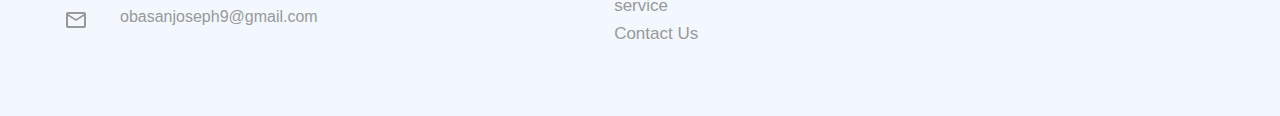
<file: about.html>
<!DOCTYPE html>
<html lang="en">
<head>
    <meta charset="UTF-8">
    <meta name="viewport" content="width=device-width, initial-scale=1.0">
    <title>CryptoCoin </title>
    <link rel="stylesheet" href="css/about.css">
    <!-- animate css  -->
    <link
    rel="stylesheet"
    href="https://cdnjs.cloudflare.com/ajax/libs/animate.css/4.1.1/animate.min.css" />
 
      <!-- Icon Font Stylesheet -->
      <link href="https://cdnjs.cloudflare.com/ajax/libs/font-awesome/5.10.0/css/all.min.css" rel="stylesheet">
</head>
<body>
     <!-- the nav area -->
     <header>
      <div class="nav" id="nav">
         <div class="img-logo">
           <img style="width: 20%; z-index: 100;" src="img/icon-1.png" alt="" srcset="">
           <h1 class="logo">CryptoCoin</h1>
         </div> 
         <div class="mobile">
          <!-- mobile nav  -->
              <ul>
                  <button class="hamburger">
                      <span class="bar"></span>
                  </button>
                  <nav class="mobile-nav"  >
                      <li ><a href="index.html">Home</a></li>
                      <li ><a href="about.html">About </a></li>
                      <li ><a href="service.html">Services</a></li>
                      <li><a href="contact.html">contact</a></li>
                  </nav>
              </ul>
         </div>
         <!-- desktop nav -->
         <div class="desktop">
              <ul>
                  <nav class="desktop-nav" id="home">
                      <li class="hom"><a href="index.html">Home</a></li>
                      <li class="hom active"><a href="about.html">About Us</a></li>
                      <li class="hom"><a href="service.html">service</a></li>
                      <li class="hom"><a href="Portfolio.html">Contact Us</a></li>
                      <div class="nav-socials">
                          <div style="display: flex; gap: 1rem;" >
                              <div>
                                  <a href="https://www.instagram.com/jayni_yi?igshid=YzAwZjE1ZTI0Zg==">
                                      <svg class="socials" xmlns="http://www.w3.org/2000/svg" width="20" height="20" viewBox="0 0 20 20" fill=#16D5FF>
                                          <path d="M14.0759 2.03236C15.173 2.03551 16.2242 2.45628 17 3.20276C17.7757 3.94925 18.213 4.9608 18.2162 6.01648V13.9839C18.213 15.0396 17.7757 16.0511 17 16.7976C16.2242 17.5441 15.173 17.9649 14.0759 17.968H5.79618C4.69911 17.9649 3.6479 17.5441 2.87215 16.7976C2.0964 16.0511 1.65914 15.0396 1.65586 13.9839V6.01648C1.65914 4.9608 2.0964 3.94925 2.87215 3.20276C3.6479 2.45628 4.69911 2.03551 5.79618 2.03236H14.0759ZM14.0759 0.438965H5.79618C2.60821 0.438965 0 2.94878 0 6.01648V13.9839C0 17.0516 2.60821 19.5614 5.79618 19.5614H14.0759C17.2639 19.5614 19.8721 17.0516 19.8721 13.9839V6.01648C19.8721 2.94878 17.2639 0.438965 14.0759 0.438965Z" fill="#16D5FF"/>
                                          <path d="M15.3177 6.01677C15.072 6.01677 14.8319 5.94668 14.6277 5.81535C14.4234 5.68403 14.2642 5.49737 14.1702 5.27898C14.0762 5.0606 14.0516 4.82029 14.0995 4.58846C14.1475 4.35662 14.2658 4.14366 14.4395 3.97652C14.6131 3.80937 14.8345 3.69555 15.0754 3.64943C15.3163 3.60331 15.566 3.62698 15.793 3.71744C16.0199 3.8079 16.2139 3.96108 16.3504 4.15763C16.4868 4.35417 16.5597 4.58524 16.5597 4.82162C16.56 4.97866 16.5282 5.13423 16.4659 5.27938C16.4036 5.42454 16.3121 5.55642 16.1967 5.66747C16.0813 5.77852 15.9442 5.86654 15.7934 5.92648C15.6425 5.98642 15.4809 6.01711 15.3177 6.01677ZM9.9358 6.81325C10.5909 6.81325 11.2313 7.00018 11.7759 7.3504C12.3206 7.70061 12.7452 8.19839 12.9958 8.78077C13.2465 9.36316 13.3121 10.004 13.1843 10.6223C13.0565 11.2405 12.7411 11.8084 12.2779 12.2542C11.8146 12.6999 11.2245 13.0035 10.582 13.1264C9.93948 13.2494 9.27351 13.1863 8.66829 12.9451C8.06307 12.7038 7.54578 12.2953 7.18184 11.7712C6.81789 11.2471 6.62364 10.6308 6.62364 10.0005C6.62458 9.15544 6.97384 8.34529 7.59478 7.74777C8.21573 7.15024 9.05765 6.81416 9.9358 6.81325ZM9.9358 5.21986C8.95322 5.21986 7.9927 5.50024 7.17571 6.02554C6.35873 6.55084 5.72196 7.29747 5.34594 8.17101C4.96993 9.04455 4.87154 10.0058 5.06323 10.9331C5.25493 11.8605 5.72809 12.7123 6.42288 13.3809C7.11767 14.0494 8.00289 14.5048 8.96659 14.6892C9.93029 14.8737 10.9292 14.779 11.837 14.4172C12.7448 14.0553 13.5207 13.4426 14.0666 12.6564C14.6125 11.8703 14.9038 10.946 14.9038 10.0005C14.9038 8.73257 14.3804 7.51661 13.4487 6.62007C12.517 5.72353 11.2534 5.21986 9.9358 5.21986Z" fill="#16D5FF"/>
                                      </svg>
                                 </a>
                              </div>
                              <div class="socials">
                                  <a href="">
                                      <svg class="" xmlns="http://www.w3.org/2000/svg" width="22" height="20" viewBox="0 0 22 20" fill="#16D5FF">
                                          <path fill-rule="evenodd" clip-rule="evenodd" d="M21.4065 10.0578C21.4065 4.74704 16.8092 0.440918 11.1393 0.440918C5.4694 0.440918 0.87207 4.74704 0.87207 10.0578C0.87207 14.8576 4.62602 18.8362 9.53503 19.5583V12.8385H6.92743V10.0578H9.53503V7.93907C9.53503 5.52927 11.0682 4.19708 13.4132 4.19708C14.5366 4.19708 15.7119 4.38512 15.7119 4.38512V6.75199H14.4165C13.1418 6.75199 12.7431 7.49301 12.7431 8.25463V10.0578H15.5904L15.1357 12.8385H12.7435V19.5592C17.6525 18.8375 21.4065 14.8589 21.4065 10.0578Z" fill="#16D5FF"/>
                                      </svg>
                                 </a>
                              </div>
                              <div>
                                  <a href="https://x.com/JosephObasan?t=sR-oiURiIIYlOkXXjIT25Q&s=09">
                                      <svg class="socials" xmlns="http://www.w3.org/2000/svg" width="20" height="16" viewBox="0 0 20 16" fill="none">
                                          <path d="M19.5756 2.1537C18.8566 2.46592 18.0958 2.67161 17.3172 2.76428C18.1354 2.28554 18.7507 1.52498 19.0477 0.625233C18.2742 1.07722 17.4293 1.39436 16.5493 1.56306C16.1787 1.17497 15.733 0.866237 15.2393 0.65562C14.7456 0.445004 14.2143 0.336906 13.6775 0.337897C11.5041 0.337897 9.74533 2.06989 9.74533 4.20495C9.74379 4.50193 9.77785 4.79802 9.84677 5.08691C8.28834 5.0139 6.76231 4.61663 5.36632 3.92051C3.97033 3.22439 2.73512 2.24475 1.73972 1.04426C1.39051 1.63255 1.20583 2.30377 1.20497 2.98777C1.20497 4.32866 1.90506 5.51392 2.96217 6.20832C2.33586 6.19346 1.72238 6.02781 1.17382 5.72543V5.77332C1.17382 7.64898 2.53166 9.20937 4.32879 9.56455C3.99084 9.65458 3.64259 9.70019 3.29284 9.70024C3.04467 9.70067 2.79706 9.67661 2.55362 9.6284C3.05322 11.1648 4.5073 12.2823 6.22975 12.3142C4.83014 13.3921 3.11178 13.9746 1.34475 13.9704C1.0311 13.9699 0.717739 13.9512 0.40625 13.9145C2.20385 15.0615 4.29342 15.6682 6.42624 15.6624C13.6691 15.6624 17.6259 9.76808 17.6259 4.65591C17.6259 4.4883 17.6216 4.32068 17.6136 4.15706C18.3816 3.61115 19.046 2.93274 19.5756 2.1537Z" fill="#16D5FF"/>
                                      </svg>
                                 </a>
                              </div>
                              <div>
                                  <a href="https://www.linkedin.com/in/joseph-obasan-59772a288?utm_source=share&utm_campaign=share_via&utm_content=profile&utm_medium=android_app">
                                      <svg class="socials" xmlns="http://www.w3.org/2000/svg" width="20" height="20" viewBox="0 0 20 20" >
                                          <path d="M18.4415 0.291016H2.2354C1.34987 0.291016 0.576172 0.928181 0.576172 1.80331V18.0454C0.576172 18.9253 1.34987 19.7094 2.2354 19.7094H18.4367C19.327 19.7094 19.9945 18.9201 19.9945 18.0454V1.80331C19.9997 0.928181 19.327 0.291016 18.4415 0.291016ZM6.59543 16.4772H3.81358V7.82777H6.59543V16.4772ZM5.30073 6.51269H5.28079C4.39049 6.51269 3.81401 5.84996 3.81401 5.02034C3.81401 4.17555 4.40566 3.52842 5.3159 3.52842C6.22613 3.52842 6.78311 4.17079 6.80305 5.02034C6.80262 5.84996 6.22613 6.51269 5.30073 6.51269ZM16.7623 16.4772H13.9805V11.7478C13.9805 10.6148 13.5756 9.84069 12.5692 9.84069C11.8002 9.84069 11.3451 10.3608 11.1427 10.8675C11.0669 11.0496 11.0465 11.2975 11.0465 11.5506V16.4772H8.26463V7.82777H11.0465V9.03145C11.4513 8.45496 12.0837 7.62535 13.5553 7.62535C15.3814 7.62535 16.7628 8.82903 16.7628 11.4241L16.7623 16.4772Z" fill="#16D5FF"/>
                                        </svg>
                                 </a>
                              </div>
                              <!-- <div>
                                  <button>Request Demo</button>
                              </div> -->
          
                          </div>
                      </div>
                  </nav>
              </ul>
          </div>
      </div>
  </header>
  <!-- hero section  -->
  <div class="hero animate__animated animate__fadeInLeft">
    <h1>About Us</h1>
    <div class="hero-about">
        <div class="hero-link">
            <div >
                <a  style="color:#16D5FF;" href="index.html">Home  </a>
            </div>
            <div>
                <a disable class="disable-abt" style="cursor: not-allowed; color: #999999;"  href="#">  <strong> /</strong>About </a>
            </div>
        </div>
        <div>
            <img style="width: 100%;" src="img/hero-2.png" alt="" srcset="">
        </div>
    </div>
    </div>
    <!-- about section  -->
    <div class="about-section">
        <div>
            <img style="width: 100%;" src="img/about.png" alt="" srcset="">
        </div>
        <div class="about-text ">
            <h1>About Us </h1>
            <h4>The Most Trusted Cryptocurrency Platform</h4>
            <p>Tempor erat elitr rebum at clita. Diam dolor diam ipsum sit. Aliqu diam amet diam et eos. Clita erat ipsum et lorem et sit, sed stet lorem sit clita duo justo magna dolore erat amet</p>
            <p>Tempor erat elitr rebum at clita. Diam dolor diam ipsum sit. Aliqu diam amet diam et eos. Clita erat ipsum et lorem et sit.</p>
            <div>
                <div class="list">
                    <i class="fa fa-check " ></i>
                    <p>Tempor erat elitr rebum at clita</p>
                </div>
                <div class="list">
                    <i class="fa fa-check " ></i>
                    <p>Tempor erat elitr rebum at clita</p>
                </div>
                <div class="list">
                    <i class="fa fa-check " ></i>
                    <p>Tempor erat elitr rebum at clita</p>
                </div>
                <button class="hero-button"> <a href="#">Read More</a></button>
            </div>
        </div>
    </div>
        <!-- footer area  -->
        <footer>
            <div class="footer-area">
                <div>
                    <div class="logo-img">
                        <img style=" z-index: 50; width: 10%" src="img/icon-1.png" alt="" srcset="">
                        <h1 class="logo-footer">CryptoCoin</h1>
                        
                    </div>
                    <p class="diam">Diam dolor diam ipsum sit. Aliqu diam amet diam et eos. Clita erat ipsum et  <br> lorem et sit, sed stet lorem sit clita. Diam  dolor diam ipsum sit. Aliqu diam <br> amet diam et eos. Clita erat ipsum et lorem et sit.</p>
                </div>
                <div class="Newsletter">
                    <h2>Newsletter</h2>
                    <p class="diam">Clita erat ipsum et lorem et sit, sed stet lorem sit clita.</p>
                    <input type="emails" placeholder=" Enter Email" style="width: 70%;" class="input">
                    <button>Sign Up</button>
                </div>
            </div>
            <!-- links area  -->
            <div class="links-area">
                <div class="get-in">
                    <h1>Get In Touch</h1>
                    <div class="footer-links">
                        <svg xmlns="http://www.w3.org/2000/svg" height="30" fill="#999999" viewBox="0 -960 960 960" width="30"><path d="M480-480q33 0 56.5-23.5T560-560q0-33-23.5-56.5T480-640q-33 0-56.5 23.5T400-560q0 33 23.5 56.5T480-480Zm0 294q122-112 181-203.5T720-552q0-109-69.5-178.5T480-800q-101 0-170.5 69.5T240-552q0 71 59 162.5T480-186Zm0 106Q319-217 239.5-334.5T160-552q0-150 96.5-239T480-880q127 0 223.5 89T800-552q0 100-79.5 217.5T480-80Zm0-480Z" /></svg>
                        <p>123 Street, New York, USA</p>
                    </div>
                    <div class="footer-links">
                        <svg xmlns="http://www.w3.org/2000/svg" height="24" fill="#999999" viewBox="0 -960 960 960" width="24"><path d="M798-120q-125 0-247-54.5T329-329Q229-429 174.5-551T120-798q0-18 12-30t30-12h162q14 0 25 9.5t13 22.5l26 140q2 16-1 27t-11 19l-97 98q20 37 47.5 71.5T387-386q31 31 65 57.5t72 48.5l94-94q9-9 23.5-13.5T670-390l138 28q14 4 23 14.5t9 23.5v162q0 18-12 30t-30 12ZM241-600l66-66-17-94h-89q5 41 14 81t26 79Zm358 358q39 17 79.5 27t81.5 13v-88l-94-19-67 67ZM241-600Zm358 358Z"/></svg>
                        <a href="tel:+2347068795963">07068795963</a>
                    </div>
                    <div class="footer-links">
                        <svg xmlns="http://www.w3.org/2000/svg" height="24" fill="#999999" viewBox="0 -960 960 960" width="24"><path d="M160-160q-33 0-56.5-23.5T80-240v-480q0-33 23.5-56.5T160-800h640q33 0 56.5 23.5T880-720v480q0 33-23.5 56.5T800-160H160Zm320-280L160-640v400h640v-400L480-440Zm0-80 320-200H160l320 200ZM160-640v-80 480-400Z"/></svg>
                        <a href="mailto:obasanjoseph9@gmail.com">obasanjoseph9@gmail.com</a>
                    </div>
                </div>
                <div class="get-in">
                    <h1>Quick Links</h1>
                    <li class="footerr"><a href="index.html">Home</a></li>
                    <li class="footerr"><a href="about.html">About Us</a></li>
                    <li class="footerr"><a href="service.html">service</a></li>
                    <li class=" footerr"><a href="Portfolio.html">Contact Us</a></li>
                </div>
                <div class="nav-socialss get-in">
                    <h1>Follow Us</h1>
                    <div style="display: flex; gap: 1rem;" >
                        <div>
                            <a href="https://www.instagram.com/jayni_yi?igshid=YzAwZjE1ZTI0Zg==">
                                <svg class="socials" xmlns="http://www.w3.org/2000/svg" width="20" height="20" viewBox="0 0 20 20" fill=#16D5FF>
                                    <path d="M14.0759 2.03236C15.173 2.03551 16.2242 2.45628 17 3.20276C17.7757 3.94925 18.213 4.9608 18.2162 6.01648V13.9839C18.213 15.0396 17.7757 16.0511 17 16.7976C16.2242 17.5441 15.173 17.9649 14.0759 17.968H5.79618C4.69911 17.9649 3.6479 17.5441 2.87215 16.7976C2.0964 16.0511 1.65914 15.0396 1.65586 13.9839V6.01648C1.65914 4.9608 2.0964 3.94925 2.87215 3.20276C3.6479 2.45628 4.69911 2.03551 5.79618 2.03236H14.0759ZM14.0759 0.438965H5.79618C2.60821 0.438965 0 2.94878 0 6.01648V13.9839C0 17.0516 2.60821 19.5614 5.79618 19.5614H14.0759C17.2639 19.5614 19.8721 17.0516 19.8721 13.9839V6.01648C19.8721 2.94878 17.2639 0.438965 14.0759 0.438965Z" fill="#16D5FF"/>
                                    <path d="M15.3177 6.01677C15.072 6.01677 14.8319 5.94668 14.6277 5.81535C14.4234 5.68403 14.2642 5.49737 14.1702 5.27898C14.0762 5.0606 14.0516 4.82029 14.0995 4.58846C14.1475 4.35662 14.2658 4.14366 14.4395 3.97652C14.6131 3.80937 14.8345 3.69555 15.0754 3.64943C15.3163 3.60331 15.566 3.62698 15.793 3.71744C16.0199 3.8079 16.2139 3.96108 16.3504 4.15763C16.4868 4.35417 16.5597 4.58524 16.5597 4.82162C16.56 4.97866 16.5282 5.13423 16.4659 5.27938C16.4036 5.42454 16.3121 5.55642 16.1967 5.66747C16.0813 5.77852 15.9442 5.86654 15.7934 5.92648C15.6425 5.98642 15.4809 6.01711 15.3177 6.01677ZM9.9358 6.81325C10.5909 6.81325 11.2313 7.00018 11.7759 7.3504C12.3206 7.70061 12.7452 8.19839 12.9958 8.78077C13.2465 9.36316 13.3121 10.004 13.1843 10.6223C13.0565 11.2405 12.7411 11.8084 12.2779 12.2542C11.8146 12.6999 11.2245 13.0035 10.582 13.1264C9.93948 13.2494 9.27351 13.1863 8.66829 12.9451C8.06307 12.7038 7.54578 12.2953 7.18184 11.7712C6.81789 11.2471 6.62364 10.6308 6.62364 10.0005C6.62458 9.15544 6.97384 8.34529 7.59478 7.74777C8.21573 7.15024 9.05765 6.81416 9.9358 6.81325ZM9.9358 5.21986C8.95322 5.21986 7.9927 5.50024 7.17571 6.02554C6.35873 6.55084 5.72196 7.29747 5.34594 8.17101C4.96993 9.04455 4.87154 10.0058 5.06323 10.9331C5.25493 11.8605 5.72809 12.7123 6.42288 13.3809C7.11767 14.0494 8.00289 14.5048 8.96659 14.6892C9.93029 14.8737 10.9292 14.779 11.837 14.4172C12.7448 14.0553 13.5207 13.4426 14.0666 12.6564C14.6125 11.8703 14.9038 10.946 14.9038 10.0005C14.9038 8.73257 14.3804 7.51661 13.4487 6.62007C12.517 5.72353 11.2534 5.21986 9.9358 5.21986Z" fill="#16D5FF"/>
                                </svg>
                           </a>
                        </div>
                        <div class="socials">
                            <a href="">
                                <svg class="" xmlns="http://www.w3.org/2000/svg" width="22" height="20" viewBox="0 0 22 20" fill="#16D5FF">
                                    <path fill-rule="evenodd" clip-rule="evenodd" d="M21.4065 10.0578C21.4065 4.74704 16.8092 0.440918 11.1393 0.440918C5.4694 0.440918 0.87207 4.74704 0.87207 10.0578C0.87207 14.8576 4.62602 18.8362 9.53503 19.5583V12.8385H6.92743V10.0578H9.53503V7.93907C9.53503 5.52927 11.0682 4.19708 13.4132 4.19708C14.5366 4.19708 15.7119 4.38512 15.7119 4.38512V6.75199H14.4165C13.1418 6.75199 12.7431 7.49301 12.7431 8.25463V10.0578H15.5904L15.1357 12.8385H12.7435V19.5592C17.6525 18.8375 21.4065 14.8589 21.4065 10.0578Z" fill="#16D5FF"/>
                                </svg>
                           </a>
                        </div>
                        <div>
                            <a href="https://x.com/JosephObasan?t=sR-oiURiIIYlOkXXjIT25Q&s=09">
                                <svg class="socials" xmlns="http://www.w3.org/2000/svg" width="20" height="16" viewBox="0 0 20 16" fill="none">
                                    <path d="M19.5756 2.1537C18.8566 2.46592 18.0958 2.67161 17.3172 2.76428C18.1354 2.28554 18.7507 1.52498 19.0477 0.625233C18.2742 1.07722 17.4293 1.39436 16.5493 1.56306C16.1787 1.17497 15.733 0.866237 15.2393 0.65562C14.7456 0.445004 14.2143 0.336906 13.6775 0.337897C11.5041 0.337897 9.74533 2.06989 9.74533 4.20495C9.74379 4.50193 9.77785 4.79802 9.84677 5.08691C8.28834 5.0139 6.76231 4.61663 5.36632 3.92051C3.97033 3.22439 2.73512 2.24475 1.73972 1.04426C1.39051 1.63255 1.20583 2.30377 1.20497 2.98777C1.20497 4.32866 1.90506 5.51392 2.96217 6.20832C2.33586 6.19346 1.72238 6.02781 1.17382 5.72543V5.77332C1.17382 7.64898 2.53166 9.20937 4.32879 9.56455C3.99084 9.65458 3.64259 9.70019 3.29284 9.70024C3.04467 9.70067 2.79706 9.67661 2.55362 9.6284C3.05322 11.1648 4.5073 12.2823 6.22975 12.3142C4.83014 13.3921 3.11178 13.9746 1.34475 13.9704C1.0311 13.9699 0.717739 13.9512 0.40625 13.9145C2.20385 15.0615 4.29342 15.6682 6.42624 15.6624C13.6691 15.6624 17.6259 9.76808 17.6259 4.65591C17.6259 4.4883 17.6216 4.32068 17.6136 4.15706C18.3816 3.61115 19.046 2.93274 19.5756 2.1537Z" fill="#16D5FF"/>
                                </svg>
                           </a>
                        </div>
                        <div>
                            <a href="https://www.linkedin.com/in/joseph-obasan-59772a288?utm_source=share&utm_campaign=share_via&utm_content=profile&utm_medium=android_app">
                                <svg class="socials" xmlns="http://www.w3.org/2000/svg" width="20" height="20" viewBox="0 0 20 20" >
                                    <path d="M18.4415 0.291016H2.2354C1.34987 0.291016 0.576172 0.928181 0.576172 1.80331V18.0454C0.576172 18.9253 1.34987 19.7094 2.2354 19.7094H18.4367C19.327 19.7094 19.9945 18.9201 19.9945 18.0454V1.80331C19.9997 0.928181 19.327 0.291016 18.4415 0.291016ZM6.59543 16.4772H3.81358V7.82777H6.59543V16.4772ZM5.30073 6.51269H5.28079C4.39049 6.51269 3.81401 5.84996 3.81401 5.02034C3.81401 4.17555 4.40566 3.52842 5.3159 3.52842C6.22613 3.52842 6.78311 4.17079 6.80305 5.02034C6.80262 5.84996 6.22613 6.51269 5.30073 6.51269ZM16.7623 16.4772H13.9805V11.7478C13.9805 10.6148 13.5756 9.84069 12.5692 9.84069C11.8002 9.84069 11.3451 10.3608 11.1427 10.8675C11.0669 11.0496 11.0465 11.2975 11.0465 11.5506V16.4772H8.26463V7.82777H11.0465V9.03145C11.4513 8.45496 12.0837 7.62535 13.5553 7.62535C15.3814 7.62535 16.7628 8.82903 16.7628 11.4241L16.7623 16.4772Z" fill="#16D5FF"/>
                                  </svg>
                           </a>
                        </div>
                        <!-- <div>
                            <button>Request Demo</button>
                        </div> -->
    
                    </div>
                </div>
            </div>
            
        </footer>
  <!-- links  -->
  <script src="app.js"></script>
</body>
</html>
</file>
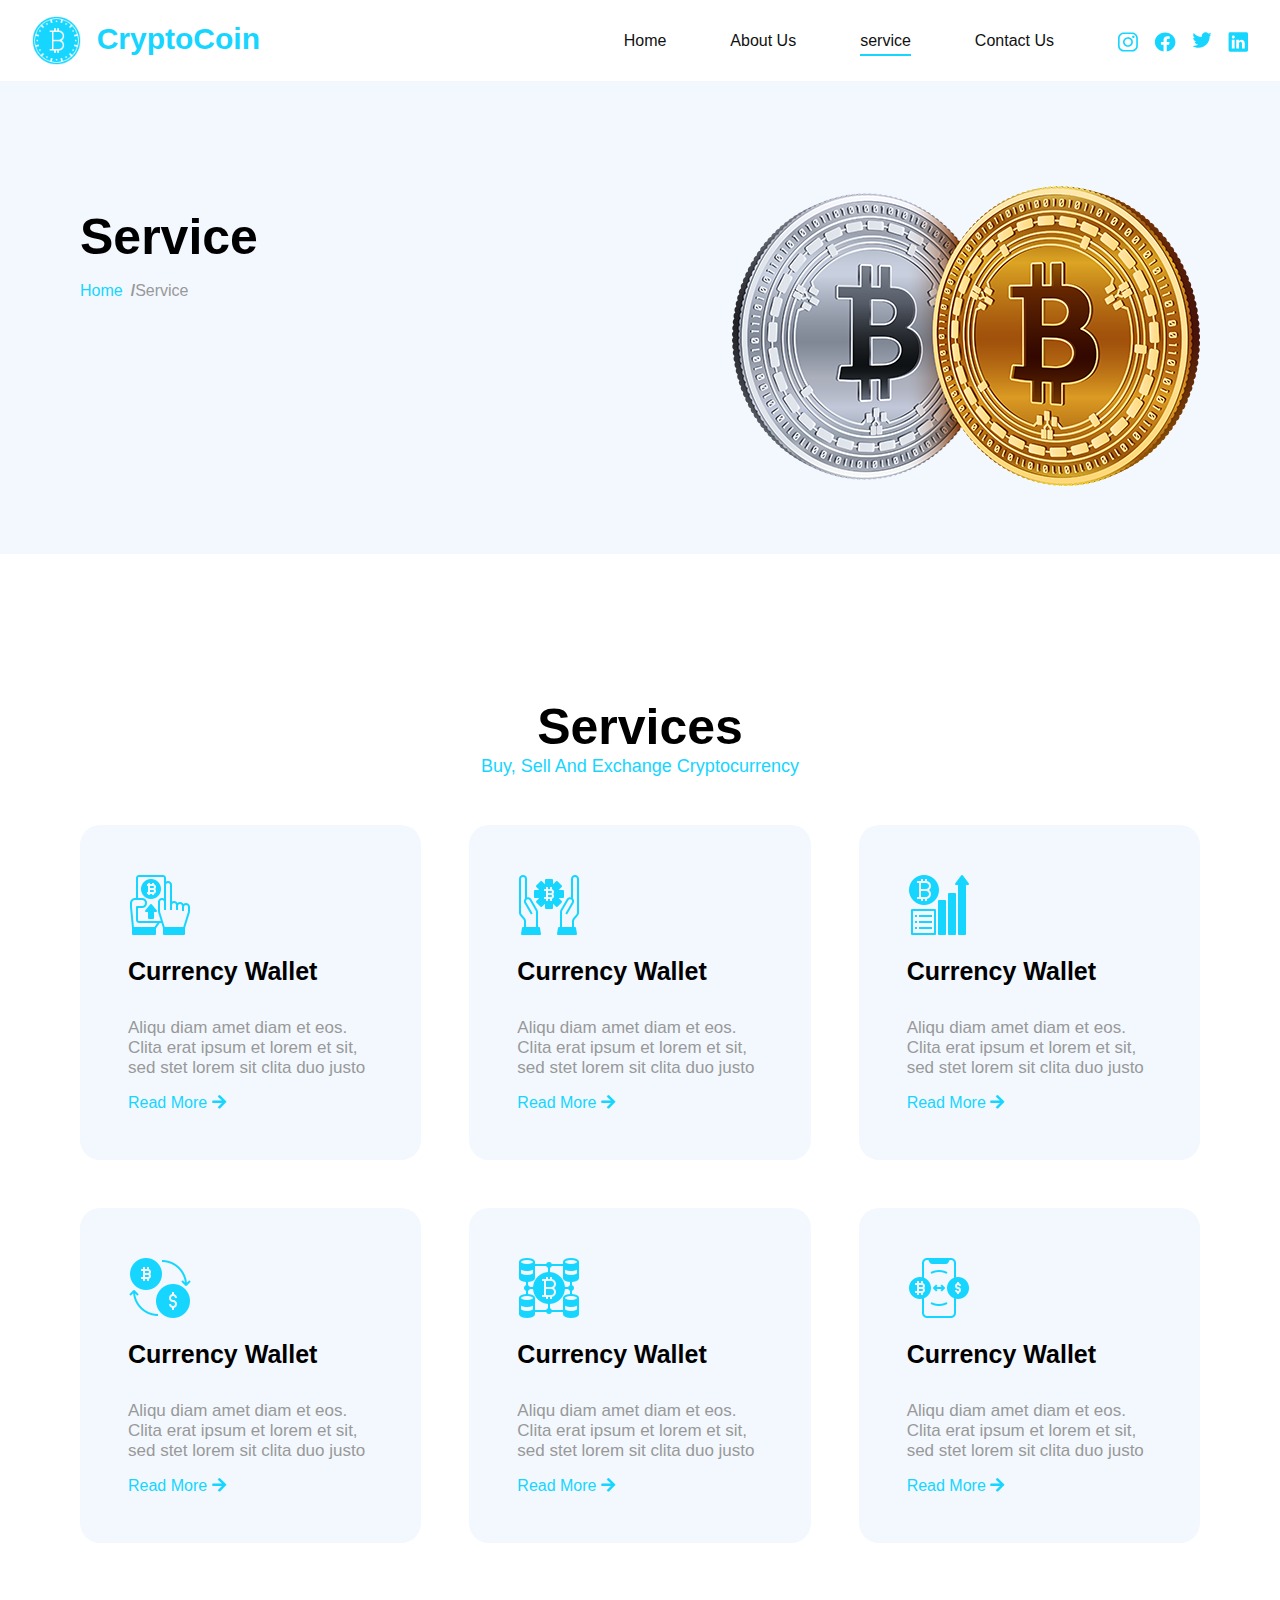
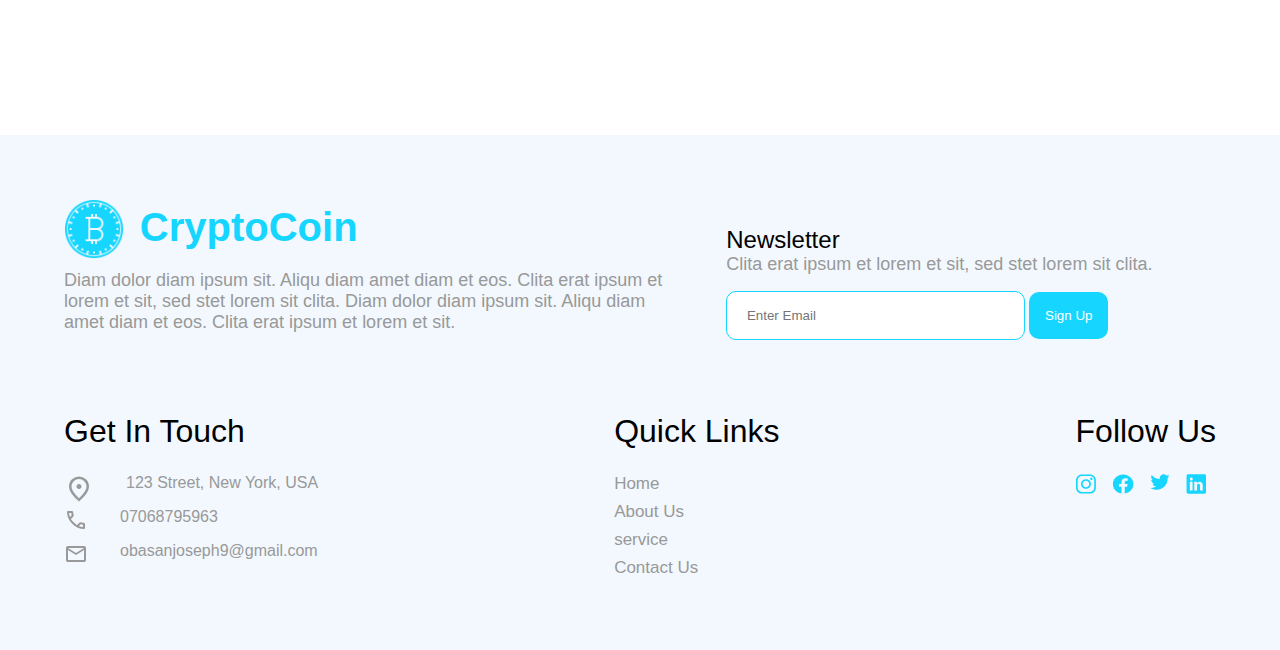
<file: service.html>
<!DOCTYPE html>
<html lang="en">
<head>
    <meta charset="UTF-8">
    <meta name="viewport" content="width=device-width, initial-scale=1.0">
    <title>CryptoCoin </title>
    <link rel="stylesheet" href="css/service.css">
    <!-- animate css  -->
    <link
    rel="stylesheet"
    href="https://cdnjs.cloudflare.com/ajax/libs/animate.css/4.1.1/animate.min.css" />
 
      <!-- Icon Font Stylesheet -->
      <link href="https://cdnjs.cloudflare.com/ajax/libs/font-awesome/5.10.0/css/all.min.css" rel="stylesheet">
</head>
<body>
       <!-- the nav area -->
       <header>
        <div class="nav" id="nav">
           <div class="img-logo">
             <img style="width: 20%; z-index: 100;" src="img/icon-1.png" alt="" srcset="">
             <h1 class="logo">CryptoCoin</h1>
           </div> 
           <div class="mobile">
            <!-- mobile nav  -->
                <ul>
                    <button class="hamburger">
                        <span class="bar"></span>
                    </button>
                    <nav class="mobile-nav"  >
                        <li ><a href="index.html">Home</a></li>
                        <li ><a href="about.html">About </a></li>
                        <li ><a href="service.html">Services</a></li>
                        <li><a href="contact.html">contact</a></li>
                    </nav>
                </ul>
           </div>
           <!-- desktop nav -->
           <div class="desktop">
                <ul>
                    <nav class="desktop-nav" id="home">
                        <li class="hom"><a href="index.html">Home</a></li>
                        <li class="hom"><a href="about.html">About Us</a></li>
                        <li class="hom active"><a href="service.html">service</a></li>
                        <li class="hom"><a href="Portfolio.html">Contact Us</a></li>
                        <div class="nav-socials">
                            <div style="display: flex; gap: 1rem;" >
                                <div>
                                    <a href="https://www.instagram.com/jayni_yi?igshid=YzAwZjE1ZTI0Zg==">
                                        <svg class="socials" xmlns="http://www.w3.org/2000/svg" width="20" height="20" viewBox="0 0 20 20" fill=#16D5FF>
                                            <path d="M14.0759 2.03236C15.173 2.03551 16.2242 2.45628 17 3.20276C17.7757 3.94925 18.213 4.9608 18.2162 6.01648V13.9839C18.213 15.0396 17.7757 16.0511 17 16.7976C16.2242 17.5441 15.173 17.9649 14.0759 17.968H5.79618C4.69911 17.9649 3.6479 17.5441 2.87215 16.7976C2.0964 16.0511 1.65914 15.0396 1.65586 13.9839V6.01648C1.65914 4.9608 2.0964 3.94925 2.87215 3.20276C3.6479 2.45628 4.69911 2.03551 5.79618 2.03236H14.0759ZM14.0759 0.438965H5.79618C2.60821 0.438965 0 2.94878 0 6.01648V13.9839C0 17.0516 2.60821 19.5614 5.79618 19.5614H14.0759C17.2639 19.5614 19.8721 17.0516 19.8721 13.9839V6.01648C19.8721 2.94878 17.2639 0.438965 14.0759 0.438965Z" fill="#16D5FF"/>
                                            <path d="M15.3177 6.01677C15.072 6.01677 14.8319 5.94668 14.6277 5.81535C14.4234 5.68403 14.2642 5.49737 14.1702 5.27898C14.0762 5.0606 14.0516 4.82029 14.0995 4.58846C14.1475 4.35662 14.2658 4.14366 14.4395 3.97652C14.6131 3.80937 14.8345 3.69555 15.0754 3.64943C15.3163 3.60331 15.566 3.62698 15.793 3.71744C16.0199 3.8079 16.2139 3.96108 16.3504 4.15763C16.4868 4.35417 16.5597 4.58524 16.5597 4.82162C16.56 4.97866 16.5282 5.13423 16.4659 5.27938C16.4036 5.42454 16.3121 5.55642 16.1967 5.66747C16.0813 5.77852 15.9442 5.86654 15.7934 5.92648C15.6425 5.98642 15.4809 6.01711 15.3177 6.01677ZM9.9358 6.81325C10.5909 6.81325 11.2313 7.00018 11.7759 7.3504C12.3206 7.70061 12.7452 8.19839 12.9958 8.78077C13.2465 9.36316 13.3121 10.004 13.1843 10.6223C13.0565 11.2405 12.7411 11.8084 12.2779 12.2542C11.8146 12.6999 11.2245 13.0035 10.582 13.1264C9.93948 13.2494 9.27351 13.1863 8.66829 12.9451C8.06307 12.7038 7.54578 12.2953 7.18184 11.7712C6.81789 11.2471 6.62364 10.6308 6.62364 10.0005C6.62458 9.15544 6.97384 8.34529 7.59478 7.74777C8.21573 7.15024 9.05765 6.81416 9.9358 6.81325ZM9.9358 5.21986C8.95322 5.21986 7.9927 5.50024 7.17571 6.02554C6.35873 6.55084 5.72196 7.29747 5.34594 8.17101C4.96993 9.04455 4.87154 10.0058 5.06323 10.9331C5.25493 11.8605 5.72809 12.7123 6.42288 13.3809C7.11767 14.0494 8.00289 14.5048 8.96659 14.6892C9.93029 14.8737 10.9292 14.779 11.837 14.4172C12.7448 14.0553 13.5207 13.4426 14.0666 12.6564C14.6125 11.8703 14.9038 10.946 14.9038 10.0005C14.9038 8.73257 14.3804 7.51661 13.4487 6.62007C12.517 5.72353 11.2534 5.21986 9.9358 5.21986Z" fill="#16D5FF"/>
                                        </svg>
                                   </a>
                                </div>
                                <div class="socials">
                                    <a href="">
                                        <svg class="" xmlns="http://www.w3.org/2000/svg" width="22" height="20" viewBox="0 0 22 20" fill="#16D5FF">
                                            <path fill-rule="evenodd" clip-rule="evenodd" d="M21.4065 10.0578C21.4065 4.74704 16.8092 0.440918 11.1393 0.440918C5.4694 0.440918 0.87207 4.74704 0.87207 10.0578C0.87207 14.8576 4.62602 18.8362 9.53503 19.5583V12.8385H6.92743V10.0578H9.53503V7.93907C9.53503 5.52927 11.0682 4.19708 13.4132 4.19708C14.5366 4.19708 15.7119 4.38512 15.7119 4.38512V6.75199H14.4165C13.1418 6.75199 12.7431 7.49301 12.7431 8.25463V10.0578H15.5904L15.1357 12.8385H12.7435V19.5592C17.6525 18.8375 21.4065 14.8589 21.4065 10.0578Z" fill="#16D5FF"/>
                                        </svg>
                                   </a>
                                </div>
                                <div>
                                    <a href="https://x.com/JosephObasan?t=sR-oiURiIIYlOkXXjIT25Q&s=09">
                                        <svg class="socials" xmlns="http://www.w3.org/2000/svg" width="20" height="16" viewBox="0 0 20 16" fill="none">
                                            <path d="M19.5756 2.1537C18.8566 2.46592 18.0958 2.67161 17.3172 2.76428C18.1354 2.28554 18.7507 1.52498 19.0477 0.625233C18.2742 1.07722 17.4293 1.39436 16.5493 1.56306C16.1787 1.17497 15.733 0.866237 15.2393 0.65562C14.7456 0.445004 14.2143 0.336906 13.6775 0.337897C11.5041 0.337897 9.74533 2.06989 9.74533 4.20495C9.74379 4.50193 9.77785 4.79802 9.84677 5.08691C8.28834 5.0139 6.76231 4.61663 5.36632 3.92051C3.97033 3.22439 2.73512 2.24475 1.73972 1.04426C1.39051 1.63255 1.20583 2.30377 1.20497 2.98777C1.20497 4.32866 1.90506 5.51392 2.96217 6.20832C2.33586 6.19346 1.72238 6.02781 1.17382 5.72543V5.77332C1.17382 7.64898 2.53166 9.20937 4.32879 9.56455C3.99084 9.65458 3.64259 9.70019 3.29284 9.70024C3.04467 9.70067 2.79706 9.67661 2.55362 9.6284C3.05322 11.1648 4.5073 12.2823 6.22975 12.3142C4.83014 13.3921 3.11178 13.9746 1.34475 13.9704C1.0311 13.9699 0.717739 13.9512 0.40625 13.9145C2.20385 15.0615 4.29342 15.6682 6.42624 15.6624C13.6691 15.6624 17.6259 9.76808 17.6259 4.65591C17.6259 4.4883 17.6216 4.32068 17.6136 4.15706C18.3816 3.61115 19.046 2.93274 19.5756 2.1537Z" fill="#16D5FF"/>
                                        </svg>
                                   </a>
                                </div>
                                <div>
                                    <a href="https://www.linkedin.com/in/joseph-obasan-59772a288?utm_source=share&utm_campaign=share_via&utm_content=profile&utm_medium=android_app">
                                        <svg class="socials" xmlns="http://www.w3.org/2000/svg" width="20" height="20" viewBox="0 0 20 20" >
                                            <path d="M18.4415 0.291016H2.2354C1.34987 0.291016 0.576172 0.928181 0.576172 1.80331V18.0454C0.576172 18.9253 1.34987 19.7094 2.2354 19.7094H18.4367C19.327 19.7094 19.9945 18.9201 19.9945 18.0454V1.80331C19.9997 0.928181 19.327 0.291016 18.4415 0.291016ZM6.59543 16.4772H3.81358V7.82777H6.59543V16.4772ZM5.30073 6.51269H5.28079C4.39049 6.51269 3.81401 5.84996 3.81401 5.02034C3.81401 4.17555 4.40566 3.52842 5.3159 3.52842C6.22613 3.52842 6.78311 4.17079 6.80305 5.02034C6.80262 5.84996 6.22613 6.51269 5.30073 6.51269ZM16.7623 16.4772H13.9805V11.7478C13.9805 10.6148 13.5756 9.84069 12.5692 9.84069C11.8002 9.84069 11.3451 10.3608 11.1427 10.8675C11.0669 11.0496 11.0465 11.2975 11.0465 11.5506V16.4772H8.26463V7.82777H11.0465V9.03145C11.4513 8.45496 12.0837 7.62535 13.5553 7.62535C15.3814 7.62535 16.7628 8.82903 16.7628 11.4241L16.7623 16.4772Z" fill="#16D5FF"/>
                                          </svg>
                                   </a>
                                </div>
                                <!-- <div>
                                    <button>Request Demo</button>
                                </div> -->
            
                            </div>
                        </div>
                    </nav>
                </ul>
            </div>
        </div>
    </header>
    <!-- hero section  -->
    <div class="hero animate__animated animate__fadeInLeft">
        <h1>Service</h1>
        <div class="hero-about">
            <div class="hero-link">
                <div >
                    <a  style="color:#16D5FF;" href="index.html">Home  </a>
                </div>
                <div>
                    <a disable class="disable-abt" style="cursor: not-allowed; color: #999999;"  href="#">  <strong> /</strong>Service </a>
                </div>
            </div>
            <div>
                <img style="width: 100%;" src="img/hero-2.png" alt="" srcset="">
            </div>
        </div>
    </div>
      <!-- Services -->
      <div class="service">
        <h1>Services</h1>
        <p>Buy, Sell And Exchange Cryptocurrency </p>
       <div class="Services">
           <div class="serve">
               <img src="img/icon-7.png" alt="" srcset="">
               <h2>Currency Wallet      </h2>
               <p>Aliqu diam amet diam et eos. Clita erat ipsum et lorem et sit, sed stet lorem sit clita duo justo </p>
               <a href="">Read More <i class="fa fa-arrow-right ms-2"></i></a>
           </div>
           <div class="serve">
               <img src="img/icon-3.png" alt="" srcset="">
               <h2>Currency Wallet      </h2>
               <p>Aliqu diam amet diam et eos. Clita erat ipsum et lorem et sit, sed stet lorem sit clita duo justo </p>
               <a href="">Read More <i class="fa fa-arrow-right ms-2"></i></a>
           </div>
           <div class="serve">
               <img src="img/icon-9.png" alt="" srcset="">
               <h2>Currency Wallet      </h2>
               <p>Aliqu diam amet diam et eos. Clita erat ipsum et lorem et sit, sed stet lorem sit clita duo justo </p>
               <a href="">Read More <i class="fa fa-arrow-right ms-2"></i></a>
           </div>
       </div>
       <div class="Services">
           <div class="serve">
               <img src="img/icon-5.png" alt="" srcset="">
               <h2>Currency Wallet      </h2>
               <p>Aliqu diam amet diam et eos. Clita erat ipsum et lorem et sit, sed stet lorem sit clita duo justo </p>
               <a href="">Read More <i class="fa fa-arrow-right ms-2"></i></a>
           </div>
           <div class="serve">
               <img src="img/icon-4.png" alt="" srcset="">
               <h2>Currency Wallet      </h2>
               <p>Aliqu diam amet diam et eos. Clita erat ipsum et lorem et sit, sed stet lorem sit clita duo justo </p>
               <a href="">Read More <i class="fa fa-arrow-right ms-2"></i></a>
           </div>
           <div class="serve">
               <img src="img/icon-8.png" alt="" srcset="">
               <h2>Currency Wallet      </h2>
               <p>Aliqu diam amet diam et eos. Clita erat ipsum et lorem et sit, sed stet lorem sit clita duo justo </p>
               <a href="">Read More <i class="fa fa-arrow-right ms-2"></i></a>
           </div>
       </div>
   </div>
    <!-- footer area  -->
    <footer>
        <div class="footer-area">
            <div>
                <div class="logo-img">
                    <img style=" z-index: 50; width: 10%" src="img/icon-1.png" alt="" srcset="">
                    <h1 class="logo-footer">CryptoCoin</h1>
                    
                </div>
                <p class="diam">Diam dolor diam ipsum sit. Aliqu diam amet diam et eos. Clita erat ipsum et  <br> lorem et sit, sed stet lorem sit clita. Diam  dolor diam ipsum sit. Aliqu diam <br> amet diam et eos. Clita erat ipsum et lorem et sit.</p>
            </div>
            <div class="Newsletter">
                <h2>Newsletter</h2>
                <p class="diam">Clita erat ipsum et lorem et sit, sed stet lorem sit clita.</p>
                <input type="emails" placeholder=" Enter Email" style="width: 70%;" class="input">
                <button>Sign Up</button>
            </div>
        </div>
        <!-- links area  -->
        <div class="links-area">
            <div class="get-in">
                <h1>Get In Touch</h1>
                <div class="footer-links">
                    <svg xmlns="http://www.w3.org/2000/svg" height="30" fill="#999999" viewBox="0 -960 960 960" width="30"><path d="M480-480q33 0 56.5-23.5T560-560q0-33-23.5-56.5T480-640q-33 0-56.5 23.5T400-560q0 33 23.5 56.5T480-480Zm0 294q122-112 181-203.5T720-552q0-109-69.5-178.5T480-800q-101 0-170.5 69.5T240-552q0 71 59 162.5T480-186Zm0 106Q319-217 239.5-334.5T160-552q0-150 96.5-239T480-880q127 0 223.5 89T800-552q0 100-79.5 217.5T480-80Zm0-480Z" /></svg>
                    <p>123 Street, New York, USA</p>
                </div>
                <div class="footer-links">
                    <svg xmlns="http://www.w3.org/2000/svg" height="24" fill="#999999" viewBox="0 -960 960 960" width="24"><path d="M798-120q-125 0-247-54.5T329-329Q229-429 174.5-551T120-798q0-18 12-30t30-12h162q14 0 25 9.5t13 22.5l26 140q2 16-1 27t-11 19l-97 98q20 37 47.5 71.5T387-386q31 31 65 57.5t72 48.5l94-94q9-9 23.5-13.5T670-390l138 28q14 4 23 14.5t9 23.5v162q0 18-12 30t-30 12ZM241-600l66-66-17-94h-89q5 41 14 81t26 79Zm358 358q39 17 79.5 27t81.5 13v-88l-94-19-67 67ZM241-600Zm358 358Z"/></svg>
                    <a href="tel:+2347068795963">07068795963</a>
                </div>
                <div class="footer-links">
                    <svg xmlns="http://www.w3.org/2000/svg" height="24" fill="#999999" viewBox="0 -960 960 960" width="24"><path d="M160-160q-33 0-56.5-23.5T80-240v-480q0-33 23.5-56.5T160-800h640q33 0 56.5 23.5T880-720v480q0 33-23.5 56.5T800-160H160Zm320-280L160-640v400h640v-400L480-440Zm0-80 320-200H160l320 200ZM160-640v-80 480-400Z"/></svg>
                    <a href="mailto:obasanjoseph9@gmail.com">obasanjoseph9@gmail.com</a>
                </div>
            </div>
            <div class="get-in">
                <h1>Quick Links</h1>
                <li class="footerr"><a href="index.html">Home</a></li>
                <li class="footerr"><a href="about.html">About Us</a></li>
                <li class="footerr"><a href="service.html">service</a></li>
                <li class=" footerr"><a href="Portfolio.html">Contact Us</a></li>
            </div>
            <div class="nav-socialss get-in">
                <h1>Follow Us</h1>
                <div style="display: flex; gap: 1rem;" >
                    <div>
                        <a href="https://www.instagram.com/jayni_yi?igshid=YzAwZjE1ZTI0Zg==">
                            <svg class="socials" xmlns="http://www.w3.org/2000/svg" width="20" height="20" viewBox="0 0 20 20" fill=#16D5FF>
                                <path d="M14.0759 2.03236C15.173 2.03551 16.2242 2.45628 17 3.20276C17.7757 3.94925 18.213 4.9608 18.2162 6.01648V13.9839C18.213 15.0396 17.7757 16.0511 17 16.7976C16.2242 17.5441 15.173 17.9649 14.0759 17.968H5.79618C4.69911 17.9649 3.6479 17.5441 2.87215 16.7976C2.0964 16.0511 1.65914 15.0396 1.65586 13.9839V6.01648C1.65914 4.9608 2.0964 3.94925 2.87215 3.20276C3.6479 2.45628 4.69911 2.03551 5.79618 2.03236H14.0759ZM14.0759 0.438965H5.79618C2.60821 0.438965 0 2.94878 0 6.01648V13.9839C0 17.0516 2.60821 19.5614 5.79618 19.5614H14.0759C17.2639 19.5614 19.8721 17.0516 19.8721 13.9839V6.01648C19.8721 2.94878 17.2639 0.438965 14.0759 0.438965Z" fill="#16D5FF"/>
                                <path d="M15.3177 6.01677C15.072 6.01677 14.8319 5.94668 14.6277 5.81535C14.4234 5.68403 14.2642 5.49737 14.1702 5.27898C14.0762 5.0606 14.0516 4.82029 14.0995 4.58846C14.1475 4.35662 14.2658 4.14366 14.4395 3.97652C14.6131 3.80937 14.8345 3.69555 15.0754 3.64943C15.3163 3.60331 15.566 3.62698 15.793 3.71744C16.0199 3.8079 16.2139 3.96108 16.3504 4.15763C16.4868 4.35417 16.5597 4.58524 16.5597 4.82162C16.56 4.97866 16.5282 5.13423 16.4659 5.27938C16.4036 5.42454 16.3121 5.55642 16.1967 5.66747C16.0813 5.77852 15.9442 5.86654 15.7934 5.92648C15.6425 5.98642 15.4809 6.01711 15.3177 6.01677ZM9.9358 6.81325C10.5909 6.81325 11.2313 7.00018 11.7759 7.3504C12.3206 7.70061 12.7452 8.19839 12.9958 8.78077C13.2465 9.36316 13.3121 10.004 13.1843 10.6223C13.0565 11.2405 12.7411 11.8084 12.2779 12.2542C11.8146 12.6999 11.2245 13.0035 10.582 13.1264C9.93948 13.2494 9.27351 13.1863 8.66829 12.9451C8.06307 12.7038 7.54578 12.2953 7.18184 11.7712C6.81789 11.2471 6.62364 10.6308 6.62364 10.0005C6.62458 9.15544 6.97384 8.34529 7.59478 7.74777C8.21573 7.15024 9.05765 6.81416 9.9358 6.81325ZM9.9358 5.21986C8.95322 5.21986 7.9927 5.50024 7.17571 6.02554C6.35873 6.55084 5.72196 7.29747 5.34594 8.17101C4.96993 9.04455 4.87154 10.0058 5.06323 10.9331C5.25493 11.8605 5.72809 12.7123 6.42288 13.3809C7.11767 14.0494 8.00289 14.5048 8.96659 14.6892C9.93029 14.8737 10.9292 14.779 11.837 14.4172C12.7448 14.0553 13.5207 13.4426 14.0666 12.6564C14.6125 11.8703 14.9038 10.946 14.9038 10.0005C14.9038 8.73257 14.3804 7.51661 13.4487 6.62007C12.517 5.72353 11.2534 5.21986 9.9358 5.21986Z" fill="#16D5FF"/>
                            </svg>
                       </a>
                    </div>
                    <div class="socials">
                        <a href="">
                            <svg class="" xmlns="http://www.w3.org/2000/svg" width="22" height="20" viewBox="0 0 22 20" fill="#16D5FF">
                                <path fill-rule="evenodd" clip-rule="evenodd" d="M21.4065 10.0578C21.4065 4.74704 16.8092 0.440918 11.1393 0.440918C5.4694 0.440918 0.87207 4.74704 0.87207 10.0578C0.87207 14.8576 4.62602 18.8362 9.53503 19.5583V12.8385H6.92743V10.0578H9.53503V7.93907C9.53503 5.52927 11.0682 4.19708 13.4132 4.19708C14.5366 4.19708 15.7119 4.38512 15.7119 4.38512V6.75199H14.4165C13.1418 6.75199 12.7431 7.49301 12.7431 8.25463V10.0578H15.5904L15.1357 12.8385H12.7435V19.5592C17.6525 18.8375 21.4065 14.8589 21.4065 10.0578Z" fill="#16D5FF"/>
                            </svg>
                       </a>
                    </div>
                    <div>
                        <a href="https://x.com/JosephObasan?t=sR-oiURiIIYlOkXXjIT25Q&s=09">
                            <svg class="socials" xmlns="http://www.w3.org/2000/svg" width="20" height="16" viewBox="0 0 20 16" fill="none">
                                <path d="M19.5756 2.1537C18.8566 2.46592 18.0958 2.67161 17.3172 2.76428C18.1354 2.28554 18.7507 1.52498 19.0477 0.625233C18.2742 1.07722 17.4293 1.39436 16.5493 1.56306C16.1787 1.17497 15.733 0.866237 15.2393 0.65562C14.7456 0.445004 14.2143 0.336906 13.6775 0.337897C11.5041 0.337897 9.74533 2.06989 9.74533 4.20495C9.74379 4.50193 9.77785 4.79802 9.84677 5.08691C8.28834 5.0139 6.76231 4.61663 5.36632 3.92051C3.97033 3.22439 2.73512 2.24475 1.73972 1.04426C1.39051 1.63255 1.20583 2.30377 1.20497 2.98777C1.20497 4.32866 1.90506 5.51392 2.96217 6.20832C2.33586 6.19346 1.72238 6.02781 1.17382 5.72543V5.77332C1.17382 7.64898 2.53166 9.20937 4.32879 9.56455C3.99084 9.65458 3.64259 9.70019 3.29284 9.70024C3.04467 9.70067 2.79706 9.67661 2.55362 9.6284C3.05322 11.1648 4.5073 12.2823 6.22975 12.3142C4.83014 13.3921 3.11178 13.9746 1.34475 13.9704C1.0311 13.9699 0.717739 13.9512 0.40625 13.9145C2.20385 15.0615 4.29342 15.6682 6.42624 15.6624C13.6691 15.6624 17.6259 9.76808 17.6259 4.65591C17.6259 4.4883 17.6216 4.32068 17.6136 4.15706C18.3816 3.61115 19.046 2.93274 19.5756 2.1537Z" fill="#16D5FF"/>
                            </svg>
                       </a>
                    </div>
                    <div>
                        <a href="https://www.linkedin.com/in/joseph-obasan-59772a288?utm_source=share&utm_campaign=share_via&utm_content=profile&utm_medium=android_app">
                            <svg class="socials" xmlns="http://www.w3.org/2000/svg" width="20" height="20" viewBox="0 0 20 20" >
                                <path d="M18.4415 0.291016H2.2354C1.34987 0.291016 0.576172 0.928181 0.576172 1.80331V18.0454C0.576172 18.9253 1.34987 19.7094 2.2354 19.7094H18.4367C19.327 19.7094 19.9945 18.9201 19.9945 18.0454V1.80331C19.9997 0.928181 19.327 0.291016 18.4415 0.291016ZM6.59543 16.4772H3.81358V7.82777H6.59543V16.4772ZM5.30073 6.51269H5.28079C4.39049 6.51269 3.81401 5.84996 3.81401 5.02034C3.81401 4.17555 4.40566 3.52842 5.3159 3.52842C6.22613 3.52842 6.78311 4.17079 6.80305 5.02034C6.80262 5.84996 6.22613 6.51269 5.30073 6.51269ZM16.7623 16.4772H13.9805V11.7478C13.9805 10.6148 13.5756 9.84069 12.5692 9.84069C11.8002 9.84069 11.3451 10.3608 11.1427 10.8675C11.0669 11.0496 11.0465 11.2975 11.0465 11.5506V16.4772H8.26463V7.82777H11.0465V9.03145C11.4513 8.45496 12.0837 7.62535 13.5553 7.62535C15.3814 7.62535 16.7628 8.82903 16.7628 11.4241L16.7623 16.4772Z" fill="#16D5FF"/>
                              </svg>
                       </a>
                    </div>
                    <!-- <div>
                        <button>Request Demo</button>
                    </div> -->

                </div>
            </div>
        </div>
        
    </footer>
    <!-- links  -->
    <script src="app.js"></script>  
</body>
</html>
</file>
<file: css/style.css>
@import url('https://fonts.googleapis.com/css2?family=Bebas+Neue&family=Gluten&family=Kanit:wght@800&family=Nosifer&family=Oswald:wght@600&family=Playpen+Sans:wght@800&family=Rubik+Mono+One&family=Sedgwick+Ave+Display&family=Sriracha&display=swap');
*{
padding: 0%;
margin: 0%;
box-sizing: border-box;
}
:root {
--primary: #16D5FF;
--secondary: #999999;
--light: #F2F8FE;
---white:#fff;
--dark: #111111;
--bs-blue: #0d6efd;
}
a{
text-decoration: none;
}
.logo{
color: var(--primary);
z-index: 60;
font-family: Arial, Helvetica, sans-serif;
margin-top: .4rem;
font-size: 20px;
}
.img-logo{
display: flex;
gap: 1rem;
}
.nav{
background-color:var(---white);
display: flex;
width: 100%;
padding: 1rem;
z-index: 99;

/* gap: 15rem; */
position: fixed;
}
#navbar{
transition: 0.4s;
}
.hamburger{
position: relative;
display: block;
width: 35px;
cursor: pointer;
height: 5px;
background: none;
appearance: none;
outline: none;
border: none;
z-index: 100;
}
.hamburger .bar,.hamburger:after, .hamburger:before{
content: '';
display: block;
width: 100%;
height: 5px;
background-color:var(--primary);
margin: 3px 0px ;
transition: 0.4s;
}
.mobile-nav{
display: block;
z-index: 0;
}
.hamburger.is-active:after{
transform: rotate(45deg) translate(-8px, -9px);
}
.hamburger.is-active:before{
transform: rotate(-45deg) translate(-5px,4px);
}
.hamburger.is-active .bar{
opacity: 0;
}
.mobile-nav{
position: fixed;
top: 0;
left: 100%;
width: 100%;
min-height:50vh;
display: block;
background-color: var(--light);
padding-top: 30px;
transition: 0.4s;
z-index:1;
}
.mobile-nav.is-active{
left: 0;
}
.mobile-nav a{
display: block;
width: 100%;
margin:  16px 16px;
text-align: center;
padding: 12px 12px;
color: var(--primary);
text-decoration:none ;
text-transform: capitalize;
transition: 0.4s;
font-size: 19px;
font-family: 'Segoe UI', Tahoma, Geneva, Verdana, sans-serif;
}
.mobile-nav a,ul{
list-style: none;
}
.nav{
display: flex;
justify-content: space-between;
}
.desktop{
display: none;
}
.a {

animation: pulse 4s linear infinite;
}
@-webkit-keyframes "pulse"{
50%{
-webkit-transform: scale(1);
transform: scale(0.9);
}
100%{
-webkit-transform: scale(1);
transform:scale(1);
}
}

.hero{
padding: 3rem 2rem 4rem 2rem;
display: block;
gap: 4rem;
color: #4d4d50;
background-color: var(--light);
}
.hero-text{
margin-top: 3rem;
}
.animate__animated.animate__bounce {
--animate-duration: 2s;
}
.hero-text br {
display: none;
}
.hero-text h1{
font-size: 25px;
font-family:Verdana, Geneva, Tahoma, sans-serif;
padding-bottom: 1rem;
color: var(--dark);
}
.hero-text p{
font-family:Verdana, Geneva, Tahoma, sans-serif;
padding-bottom: 1rem;
color: var(--secondary);
}
.hero-button{
padding: 1rem;
background: var(--primary);
border: none;
border-radius: 10px;
margin-bottom: 2rem;
}
.hero-button a{
color: var(---white);
font-family: 'Segoe UI', Tahoma, Geneva, Verdana, sans-serif;
}
.about-section{
display: block;
padding: 3rem 2rem 2rem 2rem;
gap: 2rem;
}

.about-section img{
margin-top: 2rem;
}
.about-text h1{
font-size: 40px;
font-family:Verdana, Geneva, Tahoma, sans-serif;
padding-bottom: 1rem;
color: var(--dark);
}
.about-text h4{
font-family:Verdana, Geneva, Tahoma, sans-serif;
padding-bottom: 1rem;
color: var(--primary);
font-size: 22px;
font-weight: 500;
}
.about-text p{
font-family:Verdana, Geneva, Tahoma, sans-serif;
padding-bottom: 1rem;
color: var(--secondary);
font-size: 14px;
}
.about-text li{
line-height: 2rem;
list-style:inside;
color: var(--secondary);
}
.fa-check{
color: var(--primary);
background-color: var(--light);
padding: .5rem;
border-radius: 20px;
}
.list {
display: flex;
gap: 1rem;
margin-bottom: 1rem;
}
.list p{
/* padding-top: .6rem; */
position: relative;
top: .5rem;
}
.transactions img{
display: flex;
justify-content: center;
margin: auto;
}
.transactions{
margin-top: 3rem;
display: block;
padding: 2rem;
background-color: var(--light);
}
.transaction{
margin-bottom: 2rem;
}
.transactions h1{
color: var(--dark);
text-align: center;
font-size: 37px;
font-family: 'Segoe UI', Tahoma, Geneva, Verdana, sans-serif;

}
.transactions p{
color: var(--primary);
text-align: center;
font-family: 'Segoe UI', Tahoma, Geneva, Verdana, sans-serif;
}
/* why us  */
.why-us{
padding-top: 4rem;
}
.why-us-content{
display: block;
gap: 2rem;
}
.why{
display: flex;
gap: 1rem;
padding: 2rem;
}
.why-us h1{
padding-top: 1rem;
color: var(--dark);
text-align: center;
font-family: 'Segoe UI', Tahoma, Geneva, Verdana, sans-serif;
font-size: 40px;
}
.why-us h3{
text-align: center;
color: var(--primary);
font-weight: 500;
font-family: 'Segoe UI', Tahoma, Geneva, Verdana, sans-serif;
padding-top: .6rem;
}
.why h2{
font-family: 'Segoe UI', Tahoma, Geneva, Verdana, sans-serif;
font-size: 25px;
font-weight: 500;
padding-bottom: .5rem;
}
.why p{
color: var(--secondary);
font-size: 17px;
font-family: 'Segoe UI', Tahoma, Geneva, Verdana, sans-serif;

}
.why img{
margin-top: .7rem;
}
.service{
margin-top: 4rem;
background-color: var(--light);
padding: 2rem;
}
.service h1{
font-weight: 700;
text-align: center;
font-family: 'Segoe UI', Tahoma, Geneva, Verdana, sans-serif;
font-size: 50px;
}
.service p{
text-align: center;
font-family: 'Segoe UI', Tahoma, Geneva, Verdana, sans-serif;
font-size: 18px;
color: var(--primary);
padding-bottom: 3rem;
}
.Services p{
text-align: left;
font-family: 'Segoe UI', Tahoma, Geneva, Verdana, sans-serif;
font-size: 17px;
padding-top: 1rem;
padding-bottom: 1rem;
color: var(--secondary);

}
.Services h2{
text-align: left;
font-weight: 600;
font-family: 'Segoe UI', Tahoma, Geneva, Verdana, sans-serif;
font-size: 25px;
padding-top: 1rem;
padding-bottom: 1rem;

}
.Services{
display: block;
gap: 3rem;
}
.serve{
margin-bottom: 3rem;
background-color: var(---white);
padding: 3rem;
border-radius: 20px;
transition: 0.3s ease-out;
}
.serve:hover{
box-shadow: .5rem .5rem 1rem var(--secondary);
}
.serve a{
color: var(--primary);
transition: 0.2s ease-in-out;
}
.serve a:hover{
color: var(--bs-blue);
}
.container {
display: none;
}
.faqs-section{
width: 90%;
max-width: 90%;
margin: auto;
padding-top: 5rem;
}
.faqs h1{
font-size: 38px;
text-align:center ;
font-weight: 700;
font-family: 'Segoe UI', Tahoma, Geneva, Verdana, sans-serif;
}
.faqs p{
font-size: 20px;
text-align:center ;
color: var(--primary);
font-family: 'Segoe UI', Tahoma, Geneva, Verdana, sans-serif;
padding-bottom: 2rem;
}
.accordion {
background-color:var(--light);
color: var(--secondary);
cursor: pointer;
padding: 18px;
width: 100%;
border: none;
border-radius: 10px;
text-align: left;
outline: none;
font-size: 15px;
margin-bottom: 2rem;
transition: 0.2s ease-in-out;
}

.accordion:last-of-type {
border-bottom: 0;
}

.activee,
.accordion:hover {
background-color:var(--light);
border: solid 2px var(--primary);
}

.accordion:after {
content: "\002B";
color: #777;
font-weight: 700;
float: right;
margin-left: 5px;
}

.activee:after {
content: "\2212";
}

.panel {
padding: 0 18px;
background-color: #fff;
max-height: 0;
overflow: hidden;
transition: max-height 0.2s ease-out;
margin-bottom: .7rem;
}
footer{
background-color: var(--light);
padding: 1rem;
margin-top: 4rem;
}
.logo-img{
display: flex;
gap: 1rem;
margin-bottom: .7rem;
}
/* .logo-img img{
width: 20%;
} */
.logo-footer{
color: var(--primary);
z-index: 60;
font-family: Arial, Helvetica, sans-serif;
margin-top: .4rem;
font-size: 25px;
}
.diam{
color: var(--secondary);
font-size: 18px;
font-family: 'Segoe UI', Tahoma, Geneva, Verdana, sans-serif;
}
.footer-area{
display: block;
gap: 4rem;
}

.Newsletter h2{
margin-top: 1.7rem;
font-family: 25px;
font-family: 'Segoe UI', Tahoma, Geneva, Verdana, sans-serif;
font-weight: 400;
}
.input{
padding: 1rem;
border: solid 1px var(--primary);
border-radius: 10px;
}
.Newsletter button{
padding: 1rem;
background-color: var(--primary);
border: none;
border-radius: 10px;
color: var(---white);
}
.footer-links{
display: flex;
gap: 2rem;
}
.get-in{
margin-top: 1rem;

}
.get-in h1{
font-family: 'Segoe UI', Tahoma, Geneva, Verdana, sans-serif;
size: 19px;
font-weight: 400;
padding-bottom: 1.5rem;
}
.footer-links a, p{
text-decoration: none;
color: var(--secondary);
font-family: 'Segoe UI', Tahoma, Geneva, Verdana, sans-serif;
padding-bottom: 1rem;
}
.links-area{
margin-top: 3rem;
display: block;
justify-content: space-between;
}
.footerr{
list-style: none;
padding-bottom: .5rem;
}
.footerr a{
color: var(--secondary);
font-family: 'Segoe UI', Tahoma, Geneva, Verdana, sans-serif;
transition: 0.3s ease-in-out;
font-size: 17px;
}
.footerr a:hover{
color: var(--primary);
font-size:20px ;
}
@media (min-width:768px) {
.hero{
padding: 7rem 2rem 4rem 2rem;
display: flex;
gap: 4rem;
color: #4d4d50;
background-color: var();
}
.hero-text br {
display: none;
}
.hero-text{
margin-top: 2rem;
}
.hero-text h1{
font-size: 32px;
font-family:Verdana, Geneva, Tahoma, sans-serif;
padding-bottom: .4rem;
color: var(--dark);
}
.hero-text p{
font-family:Verdana, Geneva, Tahoma, sans-serif;
padding-bottom: 1rem;
color: var(--secondary);
}
.hero-button{
padding: 1rem;
background: var(--primary);
border: none;
border-radius: 10px;
margin-bottom: 2rem;
}
.hero-button a{
color: var(---white);
font-family: 'Segoe UI', Tahoma, Geneva, Verdana, sans-serif;
}
.about-section{
display: block;
padding: 3rem 2rem 2rem 2rem;
gap: 2rem;
}
/* .about-text{
width: 60%;
} */
.about-section img{
margin-top: 2rem;
}
.about-text h1{
font-size: 40px;
font-family:Verdana, Geneva, Tahoma, sans-serif;
padding-bottom: 1rem;
color: var(--dark);
}
.about-text h4{
font-family:Verdana, Geneva, Tahoma, sans-serif;
padding-bottom: 1rem;
color: var(--primary);
font-size: 22px;
font-weight: 500;
}
.about-text p{
font-family:Verdana, Geneva, Tahoma, sans-serif;
padding-bottom: 1rem;
color: var(--secondary);
font-size: 14px;
}
.about-text li{
line-height: 2rem;
list-style:inside;
color: var(--secondary);
}
.fa-check{
color: var(--primary);
background-color: var(--light);
padding: .5rem;
border-radius: 20px;
}
.list {
display: flex;
gap: 1rem;
margin-bottom: 1rem;
}
.list p{
/* padding-top: .6rem; */
position: relative;
top: .5rem;
}
/* why us  */
.why-us{
padding-top: 4rem;
}
.why-us-content{
margin: auto;
justify-content: center;
display: block;
gap: 2rem;
padding: 4rem;
}
.why{
display: flex;
gap: 1rem;
}
.why-us h1{
padding-top: 1rem;
color: var(--dark);
text-align: center;
font-family: 'Segoe UI', Tahoma, Geneva, Verdana, sans-serif;
font-size: 50px;
}
.why-us h3{
text-align: center;
color: var(--primary);
font-weight: 500;
font-family: 'Segoe UI', Tahoma, Geneva, Verdana, sans-serif;
padding-top: .6rem;
}
.why h2{
font-family: 'Segoe UI', Tahoma, Geneva, Verdana, sans-serif;
font-size: 25px;
font-weight: 500;
padding-bottom: .5rem;
}
.why p{
color: var(--secondary);
font-size: 17px;
font-family: 'Segoe UI', Tahoma, Geneva, Verdana, sans-serif;

}
.why img{
margin-top: .7rem;
}
.service{
margin-top: 4rem;
background-color: var(--light);
padding: 5rem;
}
.service h1{
font-weight: 700;
text-align: center;
font-family: 'Segoe UI', Tahoma, Geneva, Verdana, sans-serif;
font-size: 50px;
}
.service p{
text-align: center;
font-family: 'Segoe UI', Tahoma, Geneva, Verdana, sans-serif;
font-size: 18px;
color: var(--primary);
padding-bottom: 3rem;
}
.Services p{
text-align: left;
font-family: 'Segoe UI', Tahoma, Geneva, Verdana, sans-serif;
font-size: 17px;
padding-top: 1rem;
padding-bottom: 1rem;
color: var(--secondary);

}
.Services h2{
text-align: left;
font-weight: 600;
font-family: 'Segoe UI', Tahoma, Geneva, Verdana, sans-serif;
font-size: 25px;
padding-top: 1rem;
padding-bottom: 1rem;

}
.Services{
display: block;
gap: 3rem;
}
.serve{
margin-bottom: 3rem;
background-color: var(---white);
padding: 3rem;
border-radius: 20px;
transition: 0.3s ease-out;
}
.serve:hover{
box-shadow: .5rem .5rem 1rem var(--secondary);
}
.serve a{
color: var(--primary);
transition: 0.2s ease-in-out;
}
.serve a:hover{
color: var(--bs-blue);
}
.container {
display: block;
margin: 0 auto;
text-align: center;
}

#countdown ul{
display: flex;
gap: 3rem;
justify-content: center;
margin: auto;
}

.day {
display: inline-block;
font-size: 1.5em;
list-style-type: none;
padding: 1em;
text-transform: uppercase;
font-family: 'Segoe UI', Tahoma, Geneva, Verdana, sans-serif;
padding: 1rem;
background-color: var(--light);
border-radius: 20px;
color: var(--primary);
}
li span {
display: block;
font-size: 4.5rem;
}

.message {
font-size: 4rem;
}

#content {
display: none;
padding: 1rem;
}

.emoji {
padding: 0 0.25rem;
}
.container h1{
font-family: 'Segoe UI', Tahoma, Geneva, Verdana, sans-serif;
color: var(--dark);
font-size: 35px;
}
.container p{
font-family: 'Segoe UI', Tahoma, Geneva, Verdana, sans-serif;
color: var(--primary);
font-size: 20px;
padding: .7rem 0rem 2rem;
}
.container{
margin-top: 3rem;
}
.day span{
color: var(--dark);
font-size: 40px;
font-weight: 600;

}
.day{
font-size: 20px;
}
.container button{
background-color: var(--primary);
padding: 1rem;
border:  none;
border-radius: 10px;
margin-top: 3rem;

}
.container button a {
color: var(---white);
}
.payment-img{
width: 20%;
display: flex;
gap: 1rem;
margin: auto;
justify-content: center;
margin-top: 2rem;
}
.payment-img img{
width: 20%;
}
.faqs-section{
width: 80%;
max-width: 70%;
margin: auto;
padding-top: 5rem;
}
.faqs h1{
font-size: 38px;
text-align:center ;
font-weight: 700;
font-family: 'Segoe UI', Tahoma, Geneva, Verdana, sans-serif;
}
.faqs p{
font-size: 20px;
text-align:center ;
color: var(--primary);
font-family: 'Segoe UI', Tahoma, Geneva, Verdana, sans-serif;
padding-bottom: 2rem;
}
.accordion {
background-color:var(--light);
color: var(--secondary);
cursor: pointer;
padding: 18px;
width: 100%;
border: none;
border-radius: 10px;
text-align: left;
outline: none;
font-size: 15px;
margin-bottom: 2rem;
transition: 0.2s ease-in-out;
}

.accordion:last-of-type {
border-bottom: 0;
}

.activee,
.accordion:hover {
background-color:var(--light);
border: solid 2px var(--primary);
}

.accordion:after {
content: "\002B";
color: #777;
font-weight: 700;
float: right;
margin-left: 5px;
}

.activee:after {
content: "\2212";
}

.panel {
padding: 0 18px;
background-color: #fff;
max-height: 0;
overflow: hidden;
transition: max-height 0.2s ease-out;
margin-bottom: .7rem;
}
footer{
background-color: var(--light);
padding: 2rem;
margin-top: 4rem;
}
.logo-img{
display: flex;
gap: 1rem;
}
.logo-footer{
color: var(--primary);
z-index: 60;
font-family: Arial, Helvetica, sans-serif;
margin-top: .4rem;
font-size: 40px;
}
.diam{
color: var(--secondary);
font-size: 18px;
font-family: 'Segoe UI', Tahoma, Geneva, Verdana, sans-serif;
}
.footer-area{
display: block;
gap: 4rem;
}

.Newsletter h2{
margin-top: 1.7rem;
font-family: 25px;
font-family: 'Segoe UI', Tahoma, Geneva, Verdana, sans-serif;
font-weight: 400;
}
.input{
padding: 1rem;
border: solid 1px var(--primary);
border-radius: 10px;
}
.Newsletter button{
padding: 1rem;
background-color: var(--primary);
border: none;
border-radius: 10px;
color: var(---white);
}
.footer-links{
display: flex;
gap: 2rem;
}
.get-in{
margin-top: 1rem;

}
.get-in h1{
font-family: 'Segoe UI', Tahoma, Geneva, Verdana, sans-serif;
size: 19px;
font-weight: 400;
padding-bottom: 1.5rem;
}
.footer-links a, p{
text-decoration: none;
color: var(--secondary);
font-family: 'Segoe UI', Tahoma, Geneva, Verdana, sans-serif;
padding-bottom: 1rem;
}
.links-area{
margin-top: 3rem;
display: flex;
justify-content: space-between;
}
.footerr{
list-style: none;
padding-bottom: .5rem;
}
.footerr a{
color: var(--secondary);
font-family: 'Segoe UI', Tahoma, Geneva, Verdana, sans-serif;
transition: 0.3s ease-in-out;
font-size: 17px;
}
.footerr a:hover{
color: var(--primary);
font-size:20px ;
}
}
@media (min-width:1024px) {
.mobile{
display: none;
}
.logo{
color: var(--primary);
z-index: 60;
font-family: Arial, Helvetica, sans-serif;
margin-top: .4rem;
font-size: 30px;
}
.nav{
background-color:var(---white);
display: flex;
width: 100%;
padding: 1rem 2rem 1rem 2rem;
position: fixed;
}
#navbar{
transition: 0.4s;
}
/* Style the active class, and buttons on mouse-over */
.active, .btn:hover {
border-bottom: solid 2px var(--primary);
color: var(--primary);
font-weight: 500;
} 
.desktop{
display: block;
}
.desktop-nav{
display: flex;
margin-top: 1rem;
gap: 4rem;
}

.nav a{
color: var(--dark);
text-decoration: none;
font-family: 'Segoe UI', Tahoma, Geneva, Verdana, sans-serif;
margin-top: -2rem;
}
.hero{
padding: 8rem 2rem 4rem 2rem;
display: flex;
gap: 4rem;
color: #4d4d50;
background-color: var();
}
.hero-text{
margin-top: 3rem;
}
.hero-text h1{
font-size: 40px;
font-family:Verdana, Geneva, Tahoma, sans-serif;
padding-bottom: 1rem;
color: var(--dark);
}
.hero-text p{
font-family:Verdana, Geneva, Tahoma, sans-serif;
padding-bottom: 1rem;
color: var(--secondary);
}
.hero-text br {
display: block;
}
.hero-button{
padding: 1rem;
background: var(--primary);
border: none;
border-radius: 10px;
}
.hero-button a{
color: var(---white);
font-family: 'Segoe UI', Tahoma, Geneva, Verdana, sans-serif;
}
.about-section{
display: flex;
padding: 3rem 2rem 2rem 2rem;
gap: 2rem;
}
.about-text{
width: 60%;
}
.about-section img{
margin-top: 2rem;
}
.about-text h1{
font-size: 40px;
font-family:Verdana, Geneva, Tahoma, sans-serif;
padding-bottom: 1rem;
color: var(--dark);
}
.about-text h4{
font-family:Verdana, Geneva, Tahoma, sans-serif;
padding-bottom: 1rem;
color: var(--primary);
font-size: 22px;
font-weight: 500;
}
.about-text p{
font-family:Verdana, Geneva, Tahoma, sans-serif;
padding-bottom: 1rem;
color: var(--secondary);
font-size: 14px;
}
.about-text li{
line-height: 2rem;
list-style:inside;
color: var(--secondary);
}
.fa-check{
color: var(--primary);
background-color: var(--light);
padding: .5rem;
border-radius: 20px;
}
.list {
display: flex;
gap: 1rem;
margin-bottom: 1rem;
}
.list p{
/* padding-top: .6rem; */
position: relative;
top: .5rem;
}
.transactions{
margin-top: 3rem;
display: flex;
justify-content:space-between;
gap: 4rem;
padding: 5rem;
background-color: var(--light);
}

.transactions h1{
color: var(--dark);
text-align: center;
font-size: 45px;
font-family: 'Segoe UI', Tahoma, Geneva, Verdana, sans-serif;

}
.transaction{
margin-bottom: 0rem;
}
.transactions p{
color: var(--primary);
text-align: center;
font-family: 'Segoe UI', Tahoma, Geneva, Verdana, sans-serif;
}
/* why us  */
.why-us{
padding-top: 4rem;
}
.why-us-content{
display: flex;
gap: 2rem;
padding: 3rem;
}
.why{
display: flex;
gap: 1rem;
padding: 0rem;
}
.why-us h1{
padding-top: 1rem;
color: var(--dark);
text-align: center;
font-family: 'Segoe UI', Tahoma, Geneva, Verdana, sans-serif;
font-size: 50px;
}
.why-us h3{
text-align: center;
color: var(--primary);
font-weight: 500;
font-family: 'Segoe UI', Tahoma, Geneva, Verdana, sans-serif;
padding-top: .6rem;
}
.why h2{
font-family: 'Segoe UI', Tahoma, Geneva, Verdana, sans-serif;
font-size: 25px;
font-weight: 500;
padding-bottom: .5rem;
}
.why p{
color: var(--secondary);
font-size: 17px;
font-family: 'Segoe UI', Tahoma, Geneva, Verdana, sans-serif;

}
.why img{
margin-top: .7rem;
}
.service{
margin-top: 4rem;
background-color: var(--light);
padding: 5rem;
}
.service h1{
font-weight: 700;
text-align: center;
font-family: 'Segoe UI', Tahoma, Geneva, Verdana, sans-serif;
font-size: 50px;
}
.service p{
text-align: center;
font-family: 'Segoe UI', Tahoma, Geneva, Verdana, sans-serif;
font-size: 18px;
color: var(--primary);
padding-bottom: 3rem;
}
.Services p{
text-align: left;
font-family: 'Segoe UI', Tahoma, Geneva, Verdana, sans-serif;
font-size: 17px;
padding-top: 1rem;
padding-bottom: 1rem;
color: var(--secondary);

}
.Services h2{
text-align: left;
font-weight: 600;
font-family: 'Segoe UI', Tahoma, Geneva, Verdana, sans-serif;
font-size: 25px;
padding-top: 1rem;
padding-bottom: 1rem;

}
.Services{
display: flex;
gap: 3rem;
}
.serve{
margin-bottom: 3rem;
background-color: var(---white);
padding: 3rem;
border-radius: 20px;
transition: 0.3s ease-out;
}
.serve:hover{
box-shadow: .5rem .5rem 1rem var(--secondary);
}
.serve a{
color: var(--primary);
transition: 0.2s ease-in-out;
}
.serve a:hover{
color: var(--bs-blue);
}
.container {
margin:  auto;
text-align: center;
}

#countdown ul{
display: flex;
gap: 3rem;
justify-content: center;
margin: auto;
}

.day {
display: inline-block;
font-size: 1.5em;
list-style-type: none;
padding: 1em;
text-transform: uppercase;
font-family: 'Segoe UI', Tahoma, Geneva, Verdana, sans-serif;
padding: 2rem;
background-color: var(--light);
border-radius: 20px;
color: var(--primary);
}
li span {
display: block;
font-size: 4.5rem;
}

.message {
font-size: 4rem;
}

#content {
display: none;
padding: 1rem;
}

.emoji {
padding: 0 0.25rem;
}
.container h1{
font-family: 'Segoe UI', Tahoma, Geneva, Verdana, sans-serif;
color: var(--dark);
font-size: 35px;
}
.container p{
font-family: 'Segoe UI', Tahoma, Geneva, Verdana, sans-serif;
color: var(--primary);
font-size: 20px;
padding: .7rem 0rem 2rem;
}
.container{
margin-top: 3rem;
margin-bottom: 4rem;
}
.day span{
color: var(--dark);
}
.container button{
background-color: var(--primary);
padding: 1rem;
border:  none;
border-radius: 10px;
margin-top: 3rem;

}
.container button a {
color: var(---white);
}
.payment-img{
width: 20%;
display: flex;
gap: 1rem;
margin: auto;
justify-content: center;
margin-top: 2rem;
}
.payment-img img{
width: 20%;
}
.faqs-section{
width: 60%;
max-width: 70%;
margin: auto;
padding-top: 5rem;
}
.faqs h1{
font-size: 38px;
text-align:center ;
font-weight: 700;
font-family: 'Segoe UI', Tahoma, Geneva, Verdana, sans-serif;
}
.faqs p{
font-size: 20px;
text-align:center ;
color: var(--primary);
font-family: 'Segoe UI', Tahoma, Geneva, Verdana, sans-serif;
padding-bottom: 2rem;
}
.accordion {
background-color:var(--light);
color: var(--secondary);
cursor: pointer;
padding: 18px;
width: 100%;
border: none;
border-radius: 10px;
text-align: left;
outline: none;
font-size: 15px;
margin-bottom: 2rem;
transition: 0.2s ease-in-out;
}

.accordion:last-of-type {
border-bottom: 0;
}

.activee,
.accordion:hover {
background-color:var(--light);
border: solid 2px var(--primary);
}

.accordion:after {
content: "\002B";
color: #777;
font-weight: 700;
float: right;
margin-left: 5px;
}

.activee:after {
content: "\2212";
}

.panel {
padding: 0 18px;
background-color: #fff;
max-height: 0;
overflow: hidden;
transition: max-height 0.2s ease-out;
margin-bottom: .7rem;
}
footer{
background-color: var(--light);
padding: 4rem;
margin-top: 4rem;
}
.logo-img{
display: flex;
gap: 1rem;
}
.logo-footer{
color: var(--primary);
z-index: 60;
font-family: Arial, Helvetica, sans-serif;
margin-top: .4rem;
font-size: 40px;
}
.diam{
color: var(--secondary);
font-size: 18px;
font-family: 'Segoe UI', Tahoma, Geneva, Verdana, sans-serif;
}
.footer-area{
display: flex;
gap: 4rem;
}

.Newsletter h2{
margin-top: 1.7rem;
font-family: 25px;
font-family: 'Segoe UI', Tahoma, Geneva, Verdana, sans-serif;
font-weight: 400;
}
.input{
padding: 1rem;
border: solid 1px var(--primary);
border-radius: 10px;
}
.Newsletter button{
padding: 1rem;
background-color: var(--primary);
border: none;
border-radius: 10px;
color: var(---white);
}
.footer-links{
display: flex;
gap: 2rem;
}
.get-in{
margin-top: 1rem;

}
.get-in h1{
font-family: 'Segoe UI', Tahoma, Geneva, Verdana, sans-serif;
size: 19px;
font-weight: 400;
padding-bottom: 1.5rem;
}
.footer-links a, p{
text-decoration: none;
color: var(--secondary);
font-family: 'Segoe UI', Tahoma, Geneva, Verdana, sans-serif;
padding-bottom: 1rem;
}
.links-area{
margin-top: 3rem;
display: flex;
justify-content: space-between;
}
.footerr{
list-style: none;
padding-bottom: .5rem;
}
.footerr a{
color: var(--secondary);
font-family: 'Segoe UI', Tahoma, Geneva, Verdana, sans-serif;
transition: 0.3s ease-in-out;
font-size: 17px;
}
.footerr a:hover{
color: var(--primary);
font-size:20px ;
}
}
</file>
<file: css/about.css>
*{
padding: 0%;
margin: 0%;
box-sizing: border-box;
font-family: 'Segoe UI', Tahoma, Geneva, Verdana, sans-serif;
text-decoration: none;
}
:root {
--primary: #16D5FF;
--secondary: #999999;
--light: #F2F8FE;
---white:#fff;
--dark: #111111;
--bs-blue: #0d6efd;
}
.logo{
color: var(--primary);
z-index: 60;
font-family: Arial, Helvetica, sans-serif;
margin-top: .4rem;
font-size: 20px;
}
.img-logo{
display: flex;
gap: 1rem;
}
.nav{
background-color:var(---white);
display: flex;
width: 100%;
padding: 1rem;
z-index: 99;

/* gap: 15rem; */
position: fixed;
}
#navbar{
transition: 0.4s;
}
.hamburger{
position: relative;
display: block;
width: 35px;
cursor: pointer;
height: 5px;
background: none;
appearance: none;
outline: none;
border: none;
z-index: 100;
}
.hamburger .bar,.hamburger:after, .hamburger:before{
content: '';
display: block;
width: 100%;
height: 5px;
background-color:var(--primary);
margin: 3px 0px ;
transition: 0.4s;
}
.mobile-nav{
display: block;
z-index: 0;
}
.hamburger.is-active:after{
transform: rotate(45deg) translate(-8px, -9px);
}
.hamburger.is-active:before{
transform: rotate(-45deg) translate(-5px,4px);
}
.hamburger.is-active .bar{
opacity: 0;
}
.mobile-nav{
position: fixed;
top: 0;
left: 100%;
width: 100%;
min-height:50vh;
display: block;
background-color: var(--light);
padding-top: 30px;
transition: 0.4s;
z-index:1;
}
.mobile-nav.is-active{
left: 0;
}
.mobile-nav a{
display: block;
width: 100%;
margin:  16px 16px;
text-align: center;
padding: 12px 12px;
color: var(--primary);
text-decoration:none ;
text-transform: capitalize;
transition: 0.4s;
font-size: 19px;
font-family: 'Segoe UI', Tahoma, Geneva, Verdana, sans-serif;
}
.mobile-nav a,ul{
list-style: none;
}
.nav{
display: flex;
justify-content: space-between;
}
.desktop{
display: none;
}
/* hero ssection  */
.hero{
padding: 5rem 2rem 4rem 2rem;
background-color: var(--light);
}
.hero-about{
display:block;
}
.hero h1 {
padding-left: 3rem;
padding-bottom: 1rem;
font-size: 30px;
font-weight: 600;
}
.hero-link{
/* padding-top: 5rem; */
display: flex;
gap:.5rem;
padding-left: 3rem;
padding-bottom: .8rem;
}
.hero-img{
width: 100%;
}
.about-section{
display: block;
padding: 3rem 2rem 2rem 2rem;
gap: 2rem;
}

.about-section img{
margin-top: 2rem;
}
.about-text h1{
font-size: 40px;
font-family:Verdana, Geneva, Tahoma, sans-serif;
padding-bottom: 1rem;
color: var(--dark);
}
.about-text h4{
font-family:Verdana, Geneva, Tahoma, sans-serif;
padding-bottom: 1rem;
color: var(--primary);
font-size: 22px;
font-weight: 500;
}
.about-text p{
font-family:Verdana, Geneva, Tahoma, sans-serif;
padding-bottom: 1rem;
color: var(--secondary);
font-size: 14px;
}
.about-text li{
line-height: 2rem;
list-style:inside;
color: var(--secondary);
}
.fa-check{
color: var(--primary);
background-color: var(--light);
padding: .5rem;
border-radius: 20px;
}
.list {
display: flex;
gap: 1rem;
margin-bottom: 1rem;
}
.list p{
/* padding-top: .6rem; */
position: relative;
top: .5rem;
}
.about-section{
display: block;
padding: 3rem 2rem 2rem 2rem;
gap: 2rem;
}
/* .about-text{
width: 60%;
} */
.about-section img{
margin-top: 2rem;
}
.about-text h1{
font-size: 40px;
font-family:Verdana, Geneva, Tahoma, sans-serif;
padding-bottom: 1rem;
color: var(--dark);
}
.about-text h4{
font-family:Verdana, Geneva, Tahoma, sans-serif;
padding-bottom: 1rem;
color: var(--primary);
font-size: 22px;
font-weight: 500;
}
.about-text p{
font-family:Verdana, Geneva, Tahoma, sans-serif;
padding-bottom: 1rem;
color: var(--secondary);
font-size: 14px;
}
.about-text li{
line-height: 2rem;
list-style:inside;
color: var(--secondary);
}
.fa-check{
color: var(--primary);
background-color: var(--light);
padding: .5rem;
border-radius: 20px;
}
.list {
display: flex;
gap: 1rem;
margin-bottom: 1rem;
}
.list p{
/* padding-top: .6rem; */
position: relative;
top: .5rem;
}
.hero-button{
padding: 1rem;
background: var(--primary);
border: none;
border-radius: 10px;
margin-bottom: 2rem;
}
.hero-button a{
color: var(---white);
font-family: 'Segoe UI', Tahoma, Geneva, Verdana, sans-serif;
}
footer{
background-color: var(--light);
padding: 1rem;
margin-top: 4rem;
}
.logo-img{
display: flex;
gap: 1rem;
margin-bottom: .7rem;
}
/* .logo-img img{
width: 20%;
} */
.logo-footer{
color: var(--primary);
z-index: 60;
font-family: Arial, Helvetica, sans-serif;
margin-top: .4rem;
font-size: 25px;
}
.diam{
color: var(--secondary);
font-size: 18px;
font-family: 'Segoe UI', Tahoma, Geneva, Verdana, sans-serif;
}
.footer-area{
display: block;
gap: 4rem;
}

.Newsletter h2{
margin-top: 1.7rem;
font-family: 25px;
font-family: 'Segoe UI', Tahoma, Geneva, Verdana, sans-serif;
font-weight: 400;
}
.input{
padding: 1rem;
border: solid 1px var(--primary);
border-radius: 10px;
}
.Newsletter button{
padding: 1rem;
background-color: var(--primary);
border: none;
border-radius: 10px;
color: var(---white);
}
.footer-links{
display: flex;
gap: 2rem;
}
.get-in{
margin-top: 1rem;

}
.get-in h1{
font-family: 'Segoe UI', Tahoma, Geneva, Verdana, sans-serif;
size: 19px;
font-weight: 400;
padding-bottom: 1.5rem;
}
.footer-links a, p{
text-decoration: none;
color: var(--secondary);
font-family: 'Segoe UI', Tahoma, Geneva, Verdana, sans-serif;
padding-bottom: 1rem;
}
.links-area{
margin-top: 3rem;
display: block;
justify-content: space-between;
}
.footerr{
list-style: none;
padding-bottom: .5rem;
}
.footerr a{
color: var(--secondary);
font-family: 'Segoe UI', Tahoma, Geneva, Verdana, sans-serif;
transition: 0.3s ease-in-out;
font-size: 17px;
}
.footerr a:hover{
color: var(--primary);
font-size:20px ;
}
@media (min-width:1024px) {
.mobile{
display: none;
}
.logo{
color: var(--primary);
z-index: 60;
font-family: Arial, Helvetica, sans-serif;
margin-top: .4rem;
font-size: 30px;
}
.nav{
background-color:var(---white);
display: flex;
width: 100%;
padding: 1rem 2rem 1rem 2rem;
position: fixed;
}
#navbar{
transition: 0.4s;
}
/* Style the active class, and buttons on mouse-over */
.active, .btn:hover {
color: var(--primary);
border-bottom: solid 2px var(--primary);
font-weight: 500;
} 
.desktop{
display: block;
}
.desktop-nav{
display: flex;
margin-top: 1rem;
gap: 4rem;
}

.nav a{
color: var(--dark);
text-decoration: none;
font-family: 'Segoe UI', Tahoma, Geneva, Verdana, sans-serif;
margin-top: -2rem;
}
/* hero ssection  */
.hero{
padding: 13rem 2rem 4rem 2rem;
background-color: var(--light);
}
.hero-about{
display: flex;
justify-content: space-between;
padding-right: 3rem;
}
.hero h1 {
padding-left: 3rem;
padding-bottom: 1rem;
font-size: 50px;
font-weight: 600;
}
.hero-link{
/* padding-top: 5rem; */
display: flex;
gap:.5rem;
padding-left: 3rem;
}
.hero-about img{
margin-top: -6rem;
}
.about-section{
display: flex;
padding: 3rem 2rem 2rem 2rem;
gap: 2rem;
}
.about-text{
width: 60%;
}
.about-section img{
margin-top: 2rem;
}
.about-text h1{
font-size: 40px;
font-family:Verdana, Geneva, Tahoma, sans-serif;
padding-bottom: 1rem;
color: var(--dark);
}
.about-text h4{
font-family:Verdana, Geneva, Tahoma, sans-serif;
padding-bottom: 1rem;
color: var(--primary);
font-size: 22px;
font-weight: 500;
}
.about-text p{
font-family:Verdana, Geneva, Tahoma, sans-serif;
padding-bottom: 1rem;
color: var(--secondary);
font-size: 14px;
}
.about-text li{
line-height: 2rem;
list-style:inside;
color: var(--secondary);
}
.fa-check{
color: var(--primary);
background-color: var(--light);
padding: .5rem;
border-radius: 20px;
}
.list {
display: flex;
gap: 1rem;
margin-bottom: 1rem;
}
.list p{
/* padding-top: .6rem; */
position: relative;
top: .5rem;
}
.hero-button{
padding: 1rem;
background: var(--primary);
border: none;
border-radius: 10px;
}
.hero-button a{
color: var(---white);
font-family: 'Segoe UI', Tahoma, Geneva, Verdana, sans-serif;
}
footer{
background-color: var(--light);
padding: 4rem;
margin-top: 4rem;
}
.logo-img{
display: flex;
gap: 1rem;
}
.logo-footer{
color: var(--primary);
z-index: 60;
font-family: Arial, Helvetica, sans-serif;
margin-top: .4rem;
font-size: 40px;
}
.diam{
color: var(--secondary);
font-size: 18px;
font-family: 'Segoe UI', Tahoma, Geneva, Verdana, sans-serif;
}
.footer-area{
display: flex;
gap: 4rem;
}

.Newsletter h2{
margin-top: 1.7rem;
font-family: 25px;
font-family: 'Segoe UI', Tahoma, Geneva, Verdana, sans-serif;
font-weight: 400;
}
.input{
padding: 1rem;
border: solid 1px var(--primary);
border-radius: 10px;
}
.Newsletter button{
padding: 1rem;
background-color: var(--primary);
border: none;
border-radius: 10px;
color: var(---white);
}
.footer-links{
display: flex;
gap: 2rem;
}
.get-in{
margin-top: 1rem;

}
.get-in h1{
font-family: 'Segoe UI', Tahoma, Geneva, Verdana, sans-serif;
size: 19px;
font-weight: 400;
padding-bottom: 1.5rem;
}
.footer-links a, p{
text-decoration: none;
color: var(--secondary);
font-family: 'Segoe UI', Tahoma, Geneva, Verdana, sans-serif;
padding-bottom: 1rem;
}
.links-area{
margin-top: 3rem;
display: flex;
justify-content: space-between;
}
.footerr{
list-style: none;
padding-bottom: .5rem;
}
.footerr a{
color: var(--secondary);
font-family: 'Segoe UI', Tahoma, Geneva, Verdana, sans-serif;
transition: 0.3s ease-in-out;
font-size: 17px;
}
.footerr a:hover{
color: var(--primary);
font-size:20px ;
}
}
</file>
<file: css/service.css>
*{
padding: 0%;
margin: 0%;
box-sizing: border-box;
font-family: 'Segoe UI', Tahoma, Geneva, Verdana, sans-serif;
text-decoration: none;
}
:root {
--primary: #16D5FF;
--secondary: #999999;
--light: #F2F8FE;
---white:#fff;
--dark: #111111;
--bs-blue: #0d6efd;
}
.logo{
color: var(--primary);
z-index: 60;
font-family: Arial, Helvetica, sans-serif;
margin-top: .4rem;
font-size: 20px;
}
.img-logo{
display: flex;
gap: 1rem;
}
.nav{
background-color:var(---white);
display: flex;
width: 100%;
padding: 1rem;
z-index: 99;

/* gap: 15rem; */
position: fixed;
}
#navbar{
transition: 0.4s;
}
.hamburger{
position: relative;
display: block;
width: 35px;
cursor: pointer;
height: 5px;
background: none;
appearance: none;
outline: none;
border: none;
z-index: 100;
}
.hamburger .bar,.hamburger:after, .hamburger:before{
content: '';
display: block;
width: 100%;
height: 5px;
background-color:var(--primary);
margin: 3px 0px ;
transition: 0.4s;
}
.mobile-nav{
display: block;
z-index: 0;
}
.hamburger.is-active:after{
transform: rotate(45deg) translate(-8px, -9px);
}
.hamburger.is-active:before{
transform: rotate(-45deg) translate(-5px,4px);
}
.hamburger.is-active .bar{
opacity: 0;
}
.mobile-nav{
position: fixed;
top: 0;
left: 100%;
width: 100%;
min-height:50vh;
display: block;
background-color: var(--light);
padding-top: 30px;
transition: 0.4s;
z-index:1;
}
.mobile-nav.is-active{
left: 0;
}
.mobile-nav a{
display: block;
width: 100%;
margin:  16px 16px;
text-align: center;
padding: 12px 12px;
color: var(--primary);
text-decoration:none ;
text-transform: capitalize;
transition: 0.4s;
font-size: 19px;
font-family: 'Segoe UI', Tahoma, Geneva, Verdana, sans-serif;
}
.mobile-nav a,ul{
list-style: none;
}
.nav{
display: flex;
justify-content: space-between;
}
.desktop{
display: none;
}
/* hero ssection  */
.hero{
padding: 5rem 2rem 4rem 2rem;
background-color: var(--light);
}
.hero-about{
display:block;
}
.hero h1 {
padding-left: 3rem;
padding-bottom: 1rem;
font-size: 30px;
font-weight: 600;
}
.hero-link{
/* padding-top: 5rem; */
display: flex;
gap:.5rem;
padding-left: 3rem;
padding-bottom: .8rem;
}
.hero-img{
width: 100%;
}
.service{
margin-top: 4rem;
padding: 2rem;
}
.service h1{
font-weight: 700;
text-align: center;
font-family: 'Segoe UI', Tahoma, Geneva, Verdana, sans-serif;
font-size: 50px;
}
.service p{
text-align: center;
font-family: 'Segoe UI', Tahoma, Geneva, Verdana, sans-serif;
font-size: 18px;
color: var(--primary);
padding-bottom: 3rem;
}
.Services p{
text-align: left;
font-family: 'Segoe UI', Tahoma, Geneva, Verdana, sans-serif;
font-size: 17px;
padding-top: 1rem;
padding-bottom: 1rem;
color: var(--secondary);

}
.Services h2{
text-align: left;
font-weight: 600;
font-family: 'Segoe UI', Tahoma, Geneva, Verdana, sans-serif;
font-size: 25px;
padding-top: 1rem;
padding-bottom: 1rem;

}
.Services{
display: block;
gap: 3rem;
}
.serve{
margin-bottom: 3rem;
background-color: var(--light);
padding: 3rem;
border-radius: 20px;
transition: 0.3s ease-out;
}
.serve:hover{
box-shadow: .5rem .5rem 1rem var(--secondary);
}
.serve a{
color: var(--primary);
transition: 0.2s ease-in-out;
}
.serve a:hover{
color: var(--bs-blue);
}
footer{
background-color: var(--light);
padding: 1rem;
margin-top: 4rem;
}
.logo-img{
display: flex;
gap: 1rem;
margin-bottom: .7rem;
}
/* .logo-img img{
width: 20%;
} */
.logo-footer{
color: var(--primary);
z-index: 60;
font-family: Arial, Helvetica, sans-serif;
margin-top: .4rem;
font-size: 25px;
}
.diam{
color: var(--secondary);
font-size: 18px;
font-family: 'Segoe UI', Tahoma, Geneva, Verdana, sans-serif;
}
.footer-area{
display: block;
gap: 4rem;
}

.Newsletter h2{
margin-top: 1.7rem;
font-family: 25px;
font-family: 'Segoe UI', Tahoma, Geneva, Verdana, sans-serif;
font-weight: 400;
}
.input{
padding: 1rem;
border: solid 1px var(--primary);
border-radius: 10px;
}
.Newsletter button{
padding: 1rem;
background-color: var(--primary);
border: none;
border-radius: 10px;
color: var(---white);
}
.footer-links{
display: flex;
gap: 2rem;
}
.get-in{
margin-top: 1rem;

}
.get-in h1{
font-family: 'Segoe UI', Tahoma, Geneva, Verdana, sans-serif;
size: 19px;
font-weight: 400;
padding-bottom: 1.5rem;
}
.footer-links a, p{
text-decoration: none;
color: var(--secondary);
font-family: 'Segoe UI', Tahoma, Geneva, Verdana, sans-serif;
padding-bottom: 1rem;
}
.links-area{
margin-top: 3rem;
display: block;
justify-content: space-between;
}
.footerr{
list-style: none;
padding-bottom: .5rem;
}
.footerr a{
color: var(--secondary);
font-family: 'Segoe UI', Tahoma, Geneva, Verdana, sans-serif;
transition: 0.3s ease-in-out;
font-size: 17px;
}
.footerr a:hover{
color: var(--primary);
font-size:20px ;
}
@media (min-width:1024px) {
.mobile{
display: none;
}
.logo{
color: var(--primary);
z-index: 60;
font-family: Arial, Helvetica, sans-serif;
margin-top: .4rem;
font-size: 30px;
}
.nav{
background-color:var(---white);
display: flex;
width: 100%;
padding: 1rem 2rem 1rem 2rem;
position: fixed;
}
#navbar{
transition: 0.4s;
}
/* Style the active class, and buttons on mouse-over */
.active, .btn:hover {
color: var(--primary);
border-bottom: solid 2px var(--primary);
font-weight: 500;
} 
.desktop{
display: block;
}
.desktop-nav{
display: flex;
margin-top: 1rem;
gap: 4rem;
}

.nav a{
color: var(--dark);
text-decoration: none;
font-family: 'Segoe UI', Tahoma, Geneva, Verdana, sans-serif;
margin-top: -2rem;
}
/* hero ssection  */
.hero{
padding: 13rem 2rem 4rem 2rem;
background-color: var(--light);
}
.hero-about{
display: flex;
justify-content: space-between;
padding-right: 3rem;
}
.hero h1 {
padding-left: 3rem;
padding-bottom: 1rem;
font-size: 50px;
font-weight: 600;
}
.hero-link{
/* padding-top: 5rem; */
display: flex;
gap:.5rem;
padding-left: 3rem;
}
.hero-about img{
margin-top: -6rem;
}
.service{
margin-top: 4rem;
background-color: var(---white);
padding: 5rem;
}
.service h1{
font-weight: 700;
text-align: center;
font-family: 'Segoe UI', Tahoma, Geneva, Verdana, sans-serif;
font-size: 50px;
}
.service p{
text-align: center;
font-family: 'Segoe UI', Tahoma, Geneva, Verdana, sans-serif;
font-size: 18px;
color: var(--primary);
padding-bottom: 3rem;
}
.Services p{
text-align: left;
font-family: 'Segoe UI', Tahoma, Geneva, Verdana, sans-serif;
font-size: 17px;
padding-top: 1rem;
padding-bottom: 1rem;
color: var(--secondary);

}
.Services h2{
text-align: left;
font-weight: 600;
font-family: 'Segoe UI', Tahoma, Geneva, Verdana, sans-serif;
font-size: 25px;
padding-top: 1rem;
padding-bottom: 1rem;

}
.Services{
display: flex;
gap: 3rem;
}
.serve{
margin-bottom: 3rem;
background-color: var(--light);
padding: 3rem;
border-radius: 20px;
transition: 0.3s ease-out;
}
.serve:hover{
box-shadow: .5rem .5rem 1rem var(--secondary);
}
.serve a{
color: var(--primary);
transition: 0.2s ease-in-out;
}
.serve a:hover{
color: var(--bs-blue);
}
footer{
background-color: var(--light);
padding: 4rem;
margin-top: 4rem;
}
.logo-img{
display: flex;
gap: 1rem;
}
.logo-footer{
color: var(--primary);
z-index: 60;
font-family: Arial, Helvetica, sans-serif;
margin-top: .4rem;
font-size: 40px;
}
.diam{
color: var(--secondary);
font-size: 18px;
font-family: 'Segoe UI', Tahoma, Geneva, Verdana, sans-serif;
}
.footer-area{
display: flex;
gap: 4rem;
}

.Newsletter h2{
margin-top: 1.7rem;
font-family: 25px;
font-family: 'Segoe UI', Tahoma, Geneva, Verdana, sans-serif;
font-weight: 400;
}
.input{
padding: 1rem;
border: solid 1px var(--primary);
border-radius: 10px;
}
.Newsletter button{
padding: 1rem;
background-color: var(--primary);
border: none;
border-radius: 10px;
color: var(---white);
}
.footer-links{
display: flex;
gap: 2rem;
}
.get-in{
margin-top: 1rem;

}
.get-in h1{
font-family: 'Segoe UI', Tahoma, Geneva, Verdana, sans-serif;
size: 19px;
font-weight: 400;
padding-bottom: 1.5rem;
}
.footer-links a, p{
text-decoration: none;
color: var(--secondary);
font-family: 'Segoe UI', Tahoma, Geneva, Verdana, sans-serif;
padding-bottom: 1rem;
}
.links-area{
margin-top: 3rem;
display: flex;
justify-content: space-between;
}
.footerr{
list-style: none;
padding-bottom: .5rem;
}
.footerr a{
color: var(--secondary);
font-family: 'Segoe UI', Tahoma, Geneva, Verdana, sans-serif;
transition: 0.3s ease-in-out;
font-size: 17px;
}
.footerr a:hover{
color: var(--primary);
font-size:20px ;
}
}
</file>
